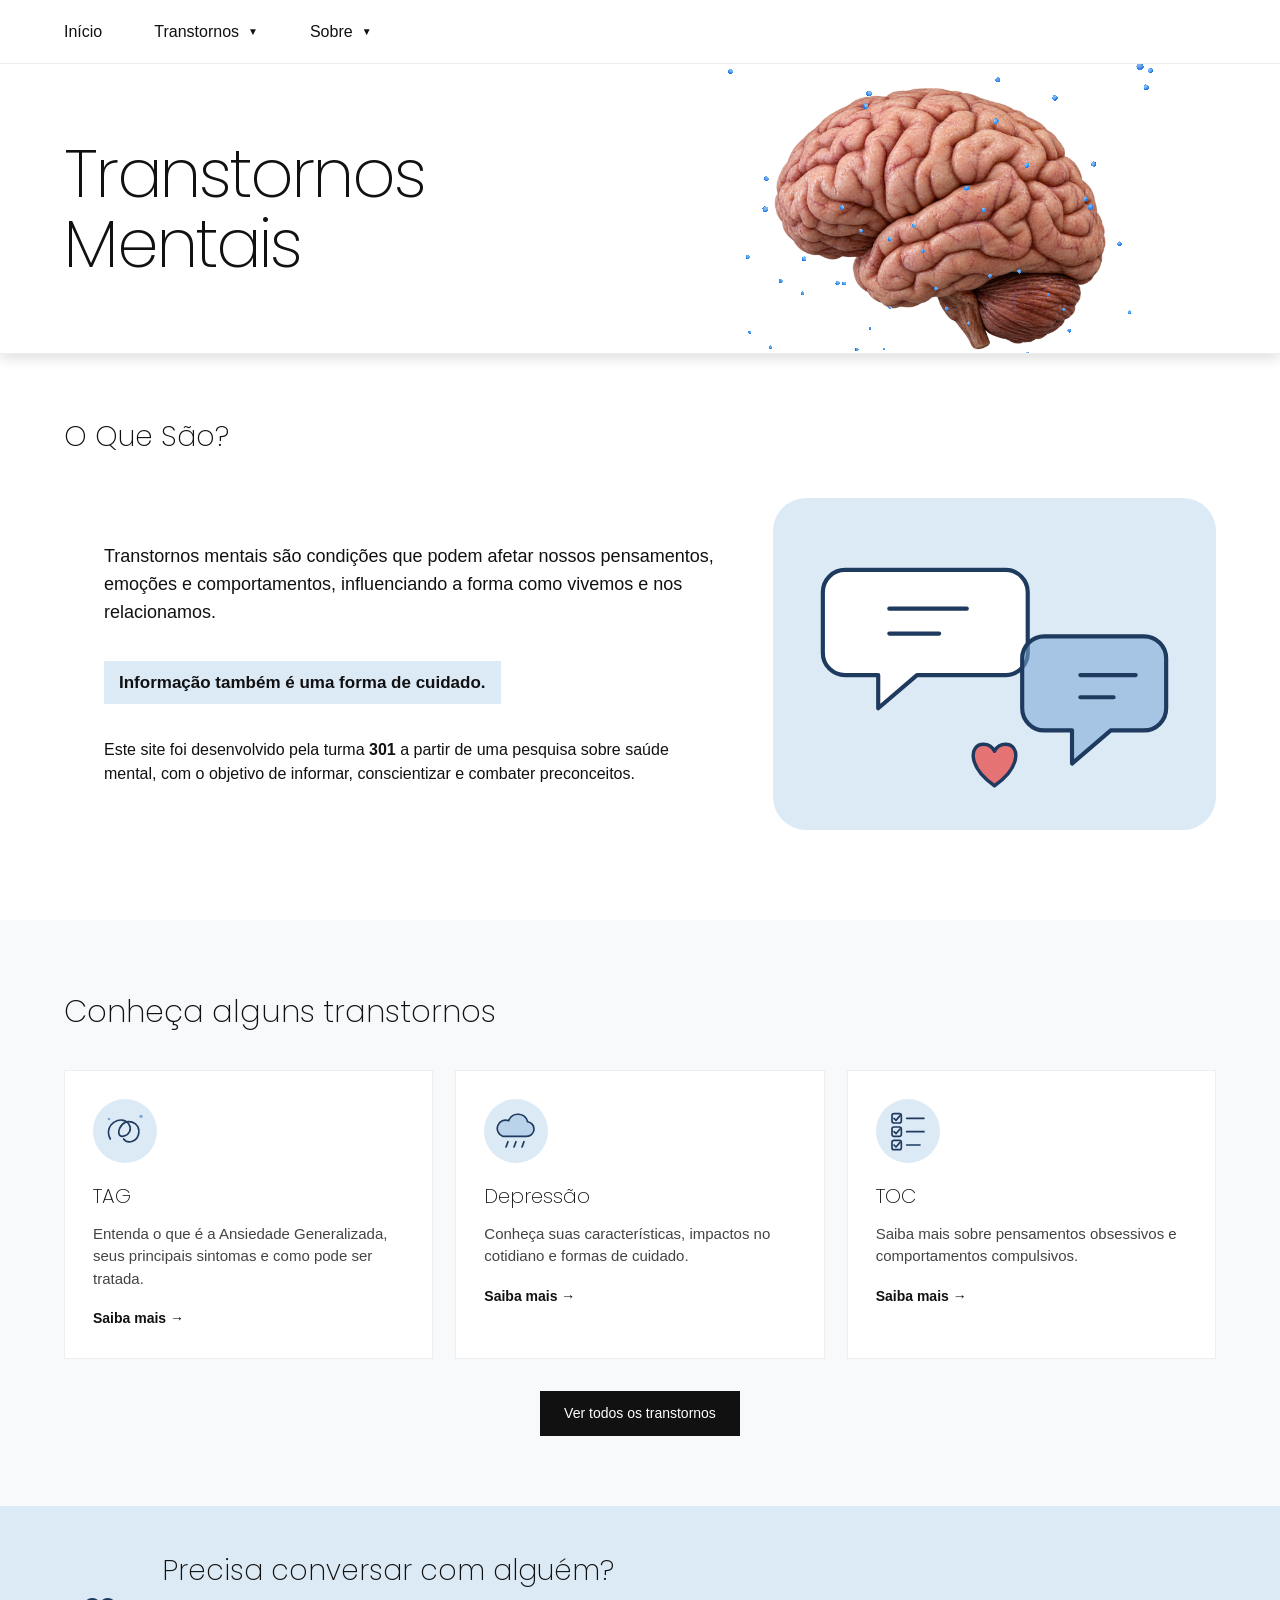
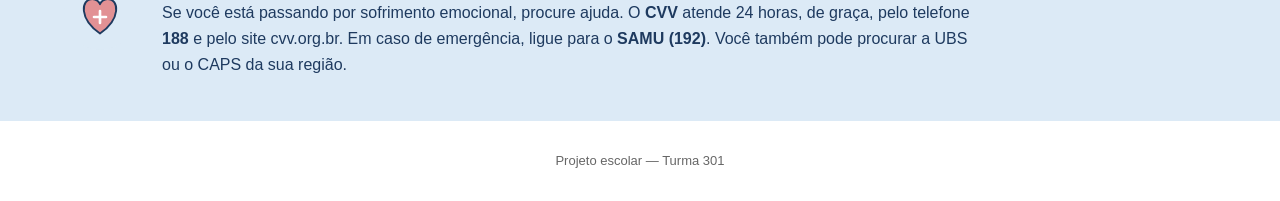
<file: index.html>
<!DOCTYPE html>
<html lang="pt-BR">
<head>
  <meta charset="UTF-8">
  <meta name="viewport" content="width=device-width, initial-scale=1.0">
  <title>Transtornos Mentais</title>

  <link rel="preconnect" href="https://fonts.googleapis.com">
  <link rel="preconnect" href="https://fonts.gstatic.com" crossorigin>
  <link href="https://fonts.googleapis.com/css2?family=Poppins:wght@200&display=swap" rel="stylesheet">
  <link rel="stylesheet" href="style.css">
</head>

<body>

  <header class="site-header">
    <button class="menu-toggle" aria-expanded="false" aria-controls="menu">☰ Menu</button>

    <nav class="main-nav" id="menu">
      <a href="index.html">Início</a>

      <div class="dropdown">
        <button class="dropdown-button" aria-expanded="false">
          Transtornos
          <span class="arrow">▼</span>
        </button>

        <div class="dropdown-menu">
          <a href="transtornos.html">Ver todos os transtornos</a>
          <a href="transtornos.html#tag">TAG</a>
          <a href="transtornos.html#ansiedade-social">Ansiedade Social</a>
          <a href="transtornos.html#depressao">Depressão</a>
          <a href="transtornos.html#toc">TOC</a>
          <a href="transtornos.html#bipolaridade">Transtorno Bipolar</a>
          <a href="transtornos.html#esquizofrenia">Esquizofrenia</a>
          <a href="transtornos.html#tdah">TDAH</a>
          <a href="transtornos.html#tea">TEA</a>
          <a href="transtornos.html#estresse">Estresse Pós-Traumático</a>
          <a href="transtornos.html#panico">Transtorno de Pânico</a>
          <a href="transtornos.html#borderline">Transtorno Borderline</a>
          <a href="transtornos.html#tdi">TDI</a>
        </div>
      </div>

      <div class="dropdown">
        <button class="dropdown-button" aria-expanded="false">
          Sobre
          <span class="arrow">▼</span>
        </button>
        <div class="dropdown-menu">
          <a href="sobre.html#sobrenos">Sobre nós</a>
          <a href="sobre.html#sobreifa">Sobre o IFA</a>
        </div>
      </div>
    </nav>
  </header>

  <main>
    <section class="hero" id="inicio">
      <div class="hero-content">
        <h1>Transtornos<br>Mentais</h1>
      </div>

      <img src="./img/brain.png" alt="" aria-hidden="true" class="brain">
      <img src="./img/Blog-blog.gif" alt="Ilustração realista de um cérebro humano" class="brain">
    </section>

    <section class="section">
      <h2>O Que São?</h2>

      <div class="about-grid">
        <div class="intro">
          <p>
            Transtornos mentais são condições que podem afetar nossos pensamentos,
            emoções e comportamentos, influenciando a forma como vivemos e nos relacionamos.
          </p>

          <div class="highlight">
            Informação também é uma forma de cuidado.
          </div>

          <p class="project">
            Este site foi desenvolvido pela turma <strong>301</strong> a partir de uma
            pesquisa sobre saúde mental, com o objetivo de informar, conscientizar e
            combater preconceitos.
          </p>
        </div>

        <img class="illustration" src="img/apoio.svg" alt="Ilustração de duas pessoas conversando, com um coração">
      </div>
    </section>

    <section class="topics" id="transtornos">
      <div class="topics-inner">
        <h2>Conheça alguns transtornos</h2>

        <div class="cards">
          <article class="card" id="tag">
            <img class="card-icon" src="img/tag.svg" alt="">
            <h3>TAG</h3>
            <p>Entenda o que é a Ansiedade Generalizada, seus principais sintomas e como pode ser tratada.</p>
            <a class="card-link" href="transtornos.html#tag">Saiba mais →</a>
          </article>

          <article class="card" id="depressao">
            <img class="card-icon" src="img/depressao.svg" alt="">
            <h3>Depressão</h3>
            <p>Conheça suas características, impactos no cotidiano e formas de cuidado.</p>
            <a class="card-link" href="transtornos.html#depressao">Saiba mais →</a>
          </article>

          <article class="card" id="toc">
            <img class="card-icon" src="img/toc.svg" alt="">
            <h3>TOC</h3>
            <p>Saiba mais sobre pensamentos obsessivos e comportamentos compulsivos.</p>
            <a class="card-link" href="transtornos.html#toc">Saiba mais →</a>
          </article>
        </div>

        <div class="see-all">
          <a class="button" href="transtornos.html">Ver todos os transtornos</a>
        </div>
      </div>
    </section>

    <section class="help" id="ajuda">
      <div class="help-inner">
        <img class="help-icon" src="img/ajuda.svg" alt="">
        <div>
          <h2>Precisa conversar com alguém?</h2>
          <p>
            Se você está passando por sofrimento emocional, procure ajuda. O <strong>CVV</strong>
            atende 24 horas, de graça, pelo telefone <strong>188</strong> e pelo site cvv.org.br.
            Em caso de emergência, ligue para o <strong>SAMU (192)</strong>. Você também pode
            procurar a UBS ou o CAPS da sua região.
          </p>
        </div>
      </div>
    </section>
  </main>

  <footer>
    Projeto escolar — Turma 301
  </footer>

  <script src="script.js"></script>
</body>
</html>
</file>
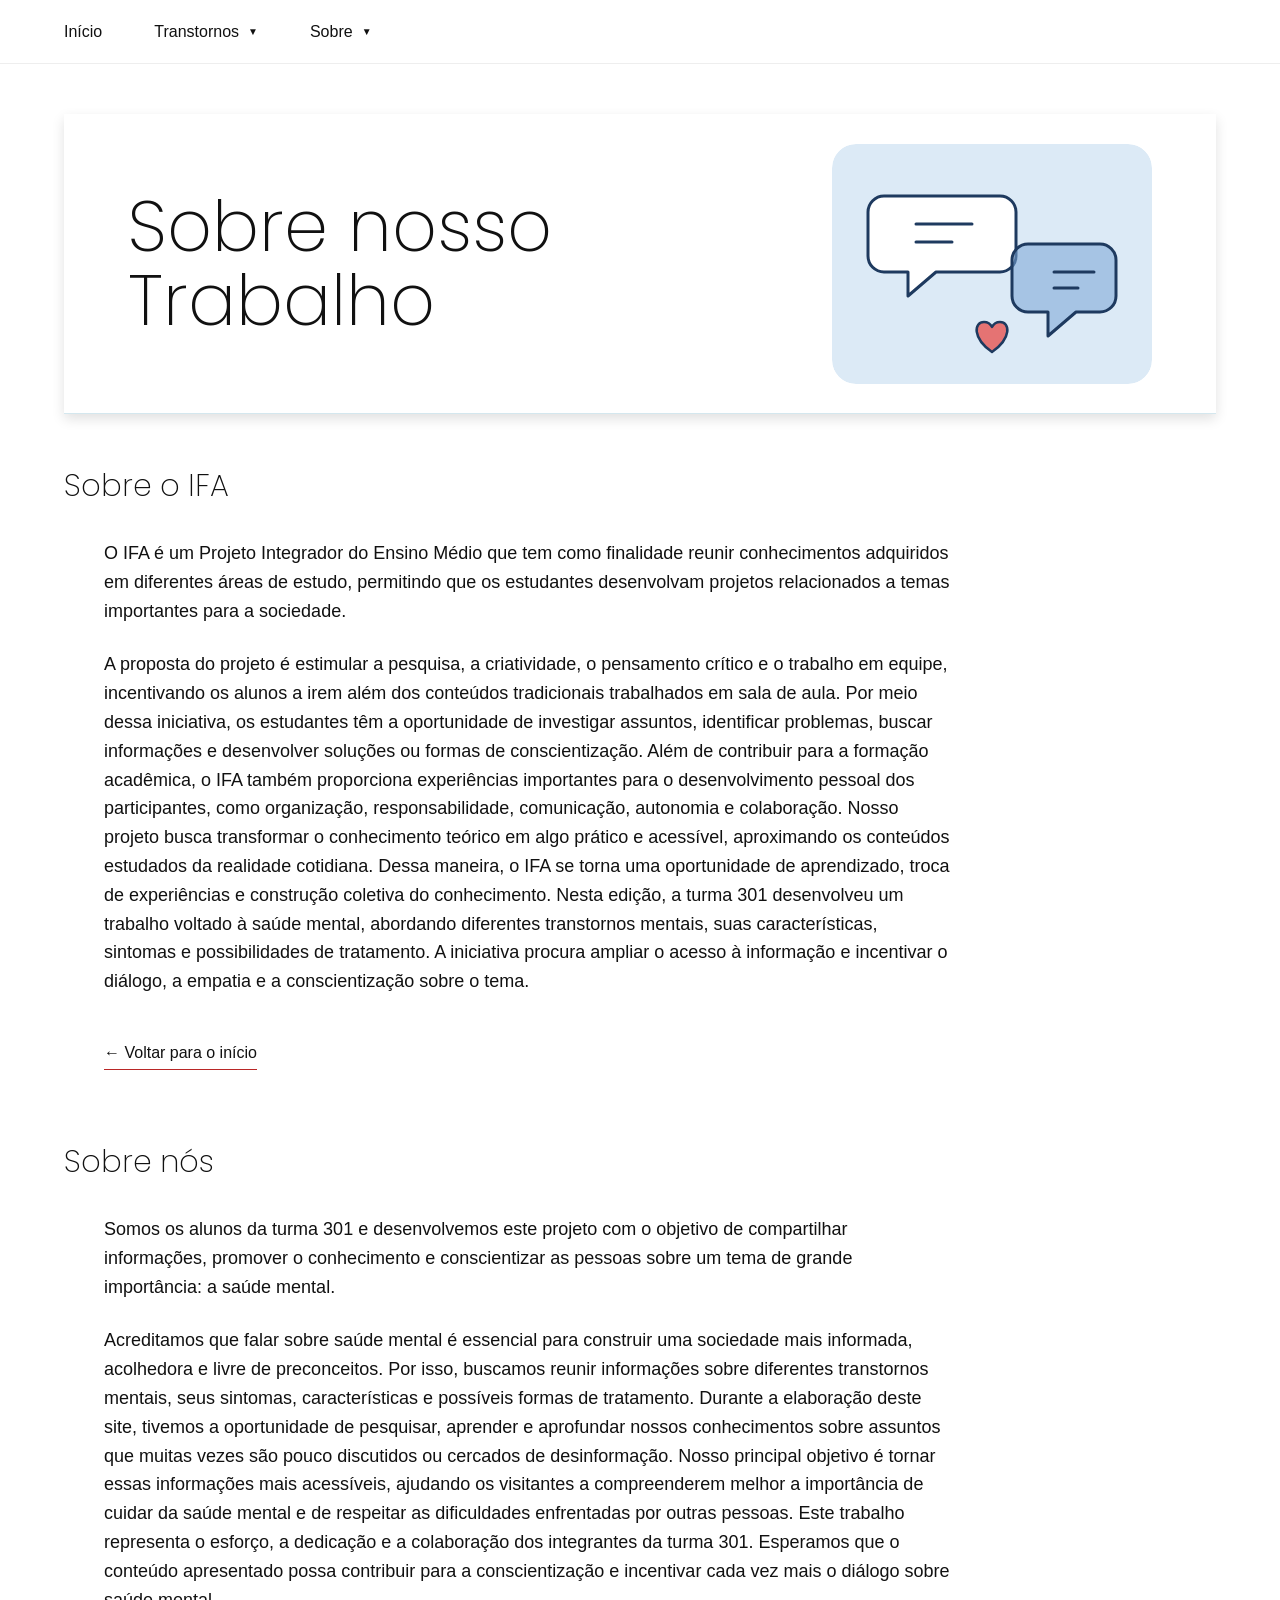
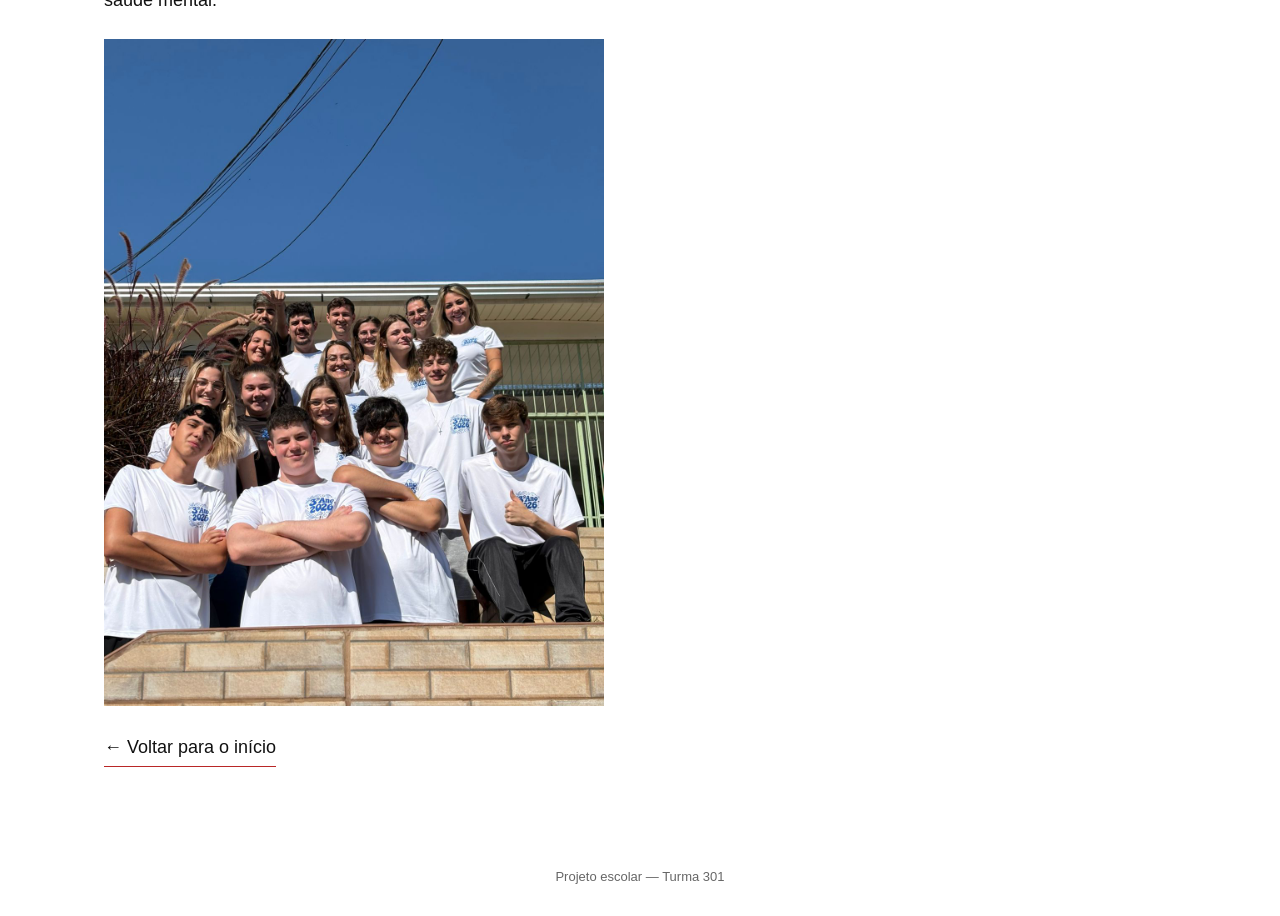
<file: sobre.html>
<!DOCTYPE html>
<html lang="pt-BR">
<head>
  <meta charset="UTF-8">
  <meta name="viewport" content="width=device-width, initial-scale=1.0">
  <title>Sobre — Transtornos Mentais</title>

  <link rel="preconnect" href="https://fonts.googleapis.com">
  <link rel="preconnect" href="https://fonts.gstatic.com" crossorigin>
  <link href="https://fonts.googleapis.com/css2?family=Poppins:wght@200&display=swap" rel="stylesheet">
  <link rel="stylesheet" href="style.css">
</head>

<body>

  <header class="site-header">
    <button class="menu-toggle" aria-expanded="false" aria-controls="menu">☰ Menu</button>

    <nav class="main-nav" id="menu">
      <a href="index.html">Início</a>

      <div class="dropdown">
        <button class="dropdown-button" aria-expanded="false">
          Transtornos
          <span class="arrow">▼</span>
        </button>
        <div class="dropdown-menu">
          <a href="transtornos.html">Ver todos os transtornos</a>
          <a href="transtornos.html#tag">TAG</a>
          <a href="transtornos.html#ansiedade-social">Ansiedade Social</a>
          <a href="transtornos.html#depressao">Depressão</a>
          <a href="transtornos.html#toc">TOC</a>
          <a href="transtornos.html#bipolaridade">Transtorno Bipolar</a>
          <a href="transtornos.html#esquizofrenia">Esquizofrenia</a>
          <a href="transtornos.html#tdah">TDAH</a>
          <a href="transtornos.html#tea">TEA</a>
          <a href="transtornos.html#estresse">Estresse Pós-Traumático</a>
          <a href="transtornos.html#panico">Transtorno de Pânico</a>
          <a href="transtornos.html#borderline">Transtorno Borderline</a>
          <a href="transtornos.html#tdi">TDI</a>
        </div>
      </div>

      <div class="dropdown">
        <button class="dropdown-button" aria-expanded="false">
          Sobre
          <span class="arrow">▼</span>
        </button>
        <div class="dropdown-menu">
          <a href="sobre.html#sobrenos">Sobre nós</a>
          <a href="sobre.html#sobreifa">Sobre o IFA</a>
        </div>
      </div>
    </nav>
  </header>

  <main>
    <section class="sobre-hero">
      <h1>Sobre nosso<br>Trabalho</h1>
      <img class="illustration" src="img/apoio.svg" alt="Ilustração de duas pessoas conversando, com um coração">
    </section>

    <section class="sobre-section" id="sobreifa">
      <h2>Sobre o IFA</h2>

      <div class="sobre-text">
        <p>
          O IFA é um Projeto Integrador do Ensino Médio que tem como finalidade reunir conhecimentos adquiridos em diferentes áreas de estudo, permitindo que os estudantes desenvolvam projetos relacionados a temas importantes para a sociedade.
        </p>

        <p>
          A proposta do projeto é estimular a pesquisa, a criatividade, o pensamento crítico e o trabalho em equipe, incentivando os alunos a irem além dos conteúdos tradicionais trabalhados em sala de aula. Por meio dessa iniciativa, os estudantes têm a oportunidade de investigar assuntos, identificar problemas, buscar informações e desenvolver soluções ou formas de conscientização.
          Além de contribuir para a formação acadêmica, o IFA também proporciona experiências importantes para o desenvolvimento pessoal dos participantes, como organização, responsabilidade, comunicação, autonomia e colaboração.
          Nosso projeto busca transformar o conhecimento teórico em algo prático e acessível, aproximando os conteúdos estudados da realidade cotidiana. Dessa maneira, o IFA se torna uma oportunidade de aprendizado, troca de experiências e construção coletiva do conhecimento.
          Nesta edição, a turma 301 desenvolveu um trabalho voltado à saúde mental, abordando diferentes transtornos mentais, suas características, sintomas e possibilidades de tratamento. A iniciativa procura ampliar o acesso à informação e incentivar o diálogo, a empatia e a conscientização sobre o tema.
        </p>

        <a class="sobre-back" href="index.html">← Voltar para o início</a>
      </div>
    </section>

    <section class="sobre-section" id="sobrenos">
      <h2>Sobre nós</h2>

      <div class="sobre-text">
        <p>
          Somos os alunos da turma 301 e desenvolvemos este projeto com o objetivo de compartilhar informações, promover o conhecimento e conscientizar as pessoas sobre um tema de grande importância: a saúde mental.
        </p>
        <p>
          Acreditamos que falar sobre saúde mental é essencial para construir uma sociedade mais informada, acolhedora e livre de preconceitos. Por isso, buscamos reunir informações sobre diferentes transtornos mentais, seus sintomas, características e possíveis formas de tratamento.
          Durante a elaboração deste site, tivemos a oportunidade de pesquisar, aprender e aprofundar nossos conhecimentos sobre assuntos que muitas vezes são pouco discutidos ou cercados de desinformação.
          Nosso principal objetivo é tornar essas informações mais acessíveis, ajudando os visitantes a compreenderem melhor a importância de cuidar da saúde mental e de respeitar as dificuldades enfrentadas por outras pessoas.
          Este trabalho representa o esforço, a dedicação e a colaboração dos integrantes da turma 301. Esperamos que o conteúdo apresentado possa contribuir para a conscientização e incentivar cada vez mais o diálogo sobre saúde mental.
        </p>
        <img src="./img/turma.jpeg" alt="Foto da turma" width="500">
        <p>
        <a class="sobre-back" href="index.html">← Voltar para o início</a>
      </p>
    </div>
    </section>
  </main>

  <footer>Projeto escolar — Turma 301</footer>

  <script src="script.js"></script>
</body>
</html>
</file>
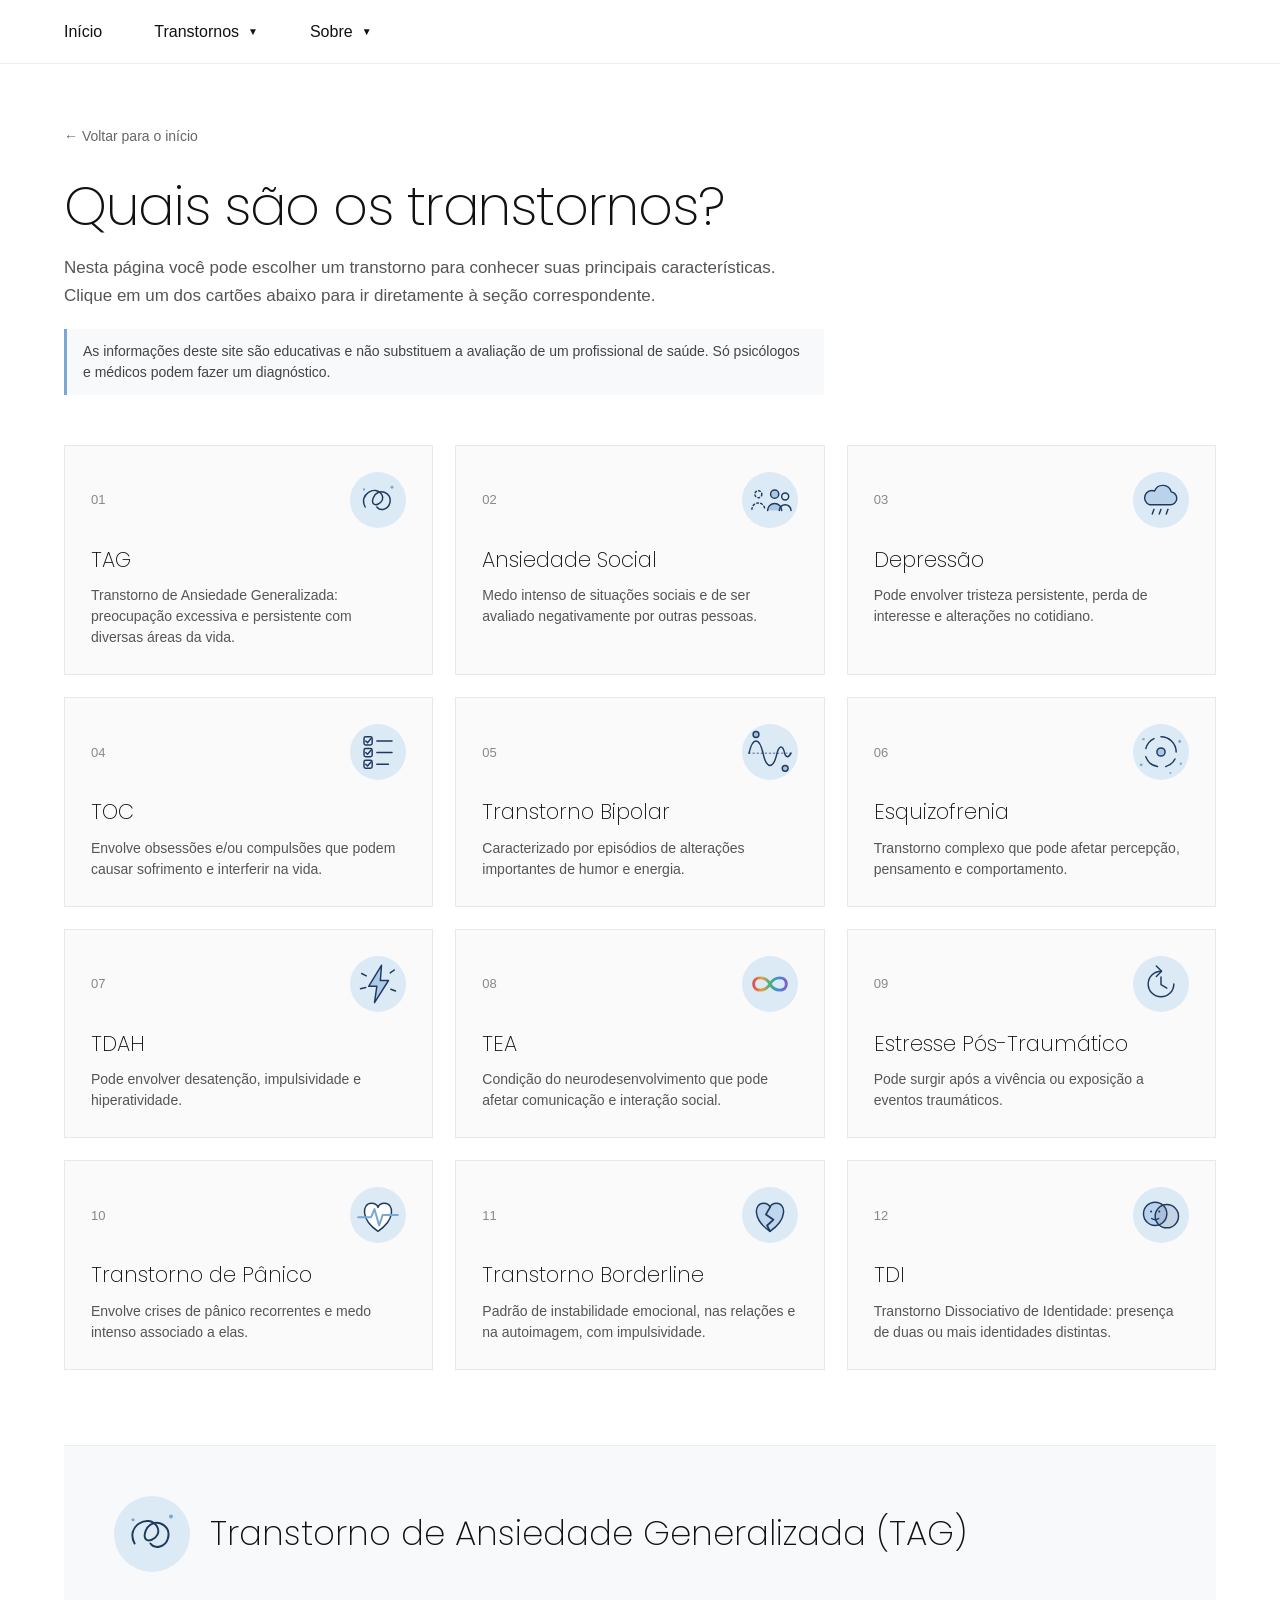
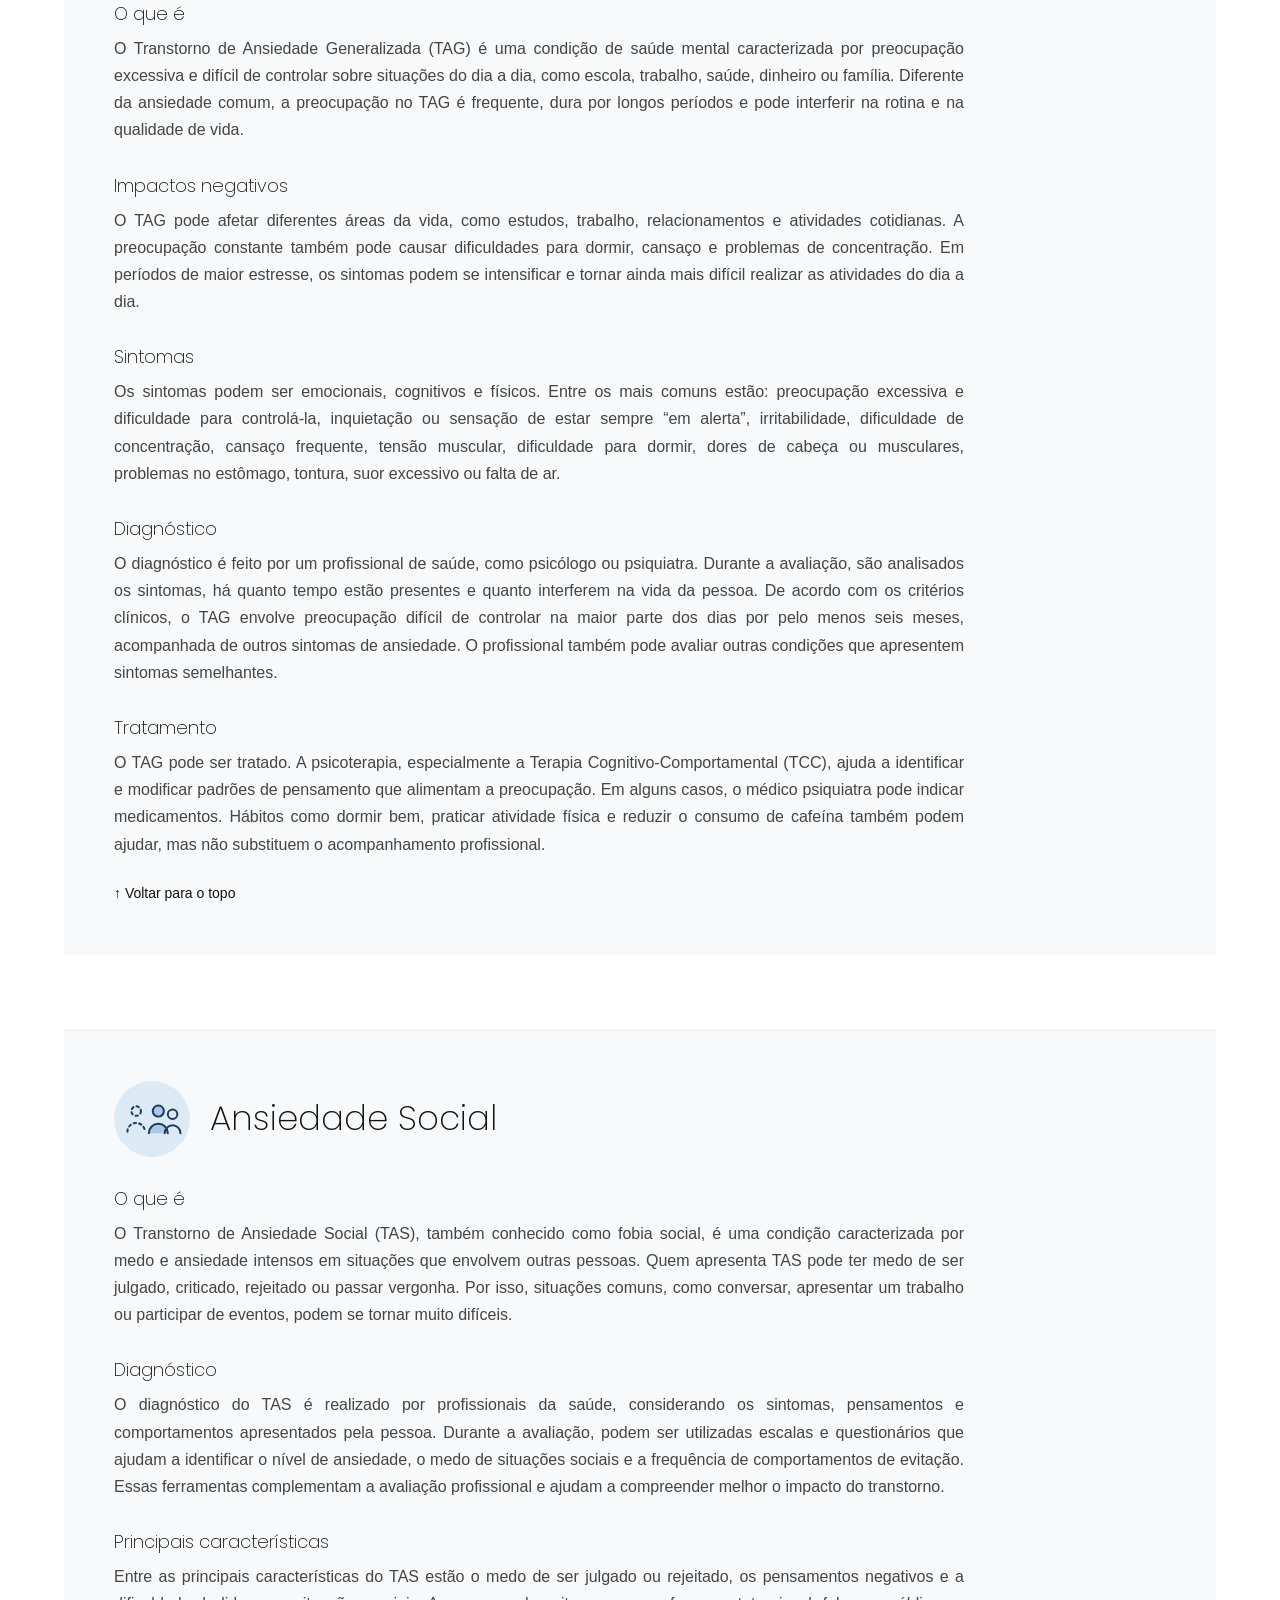
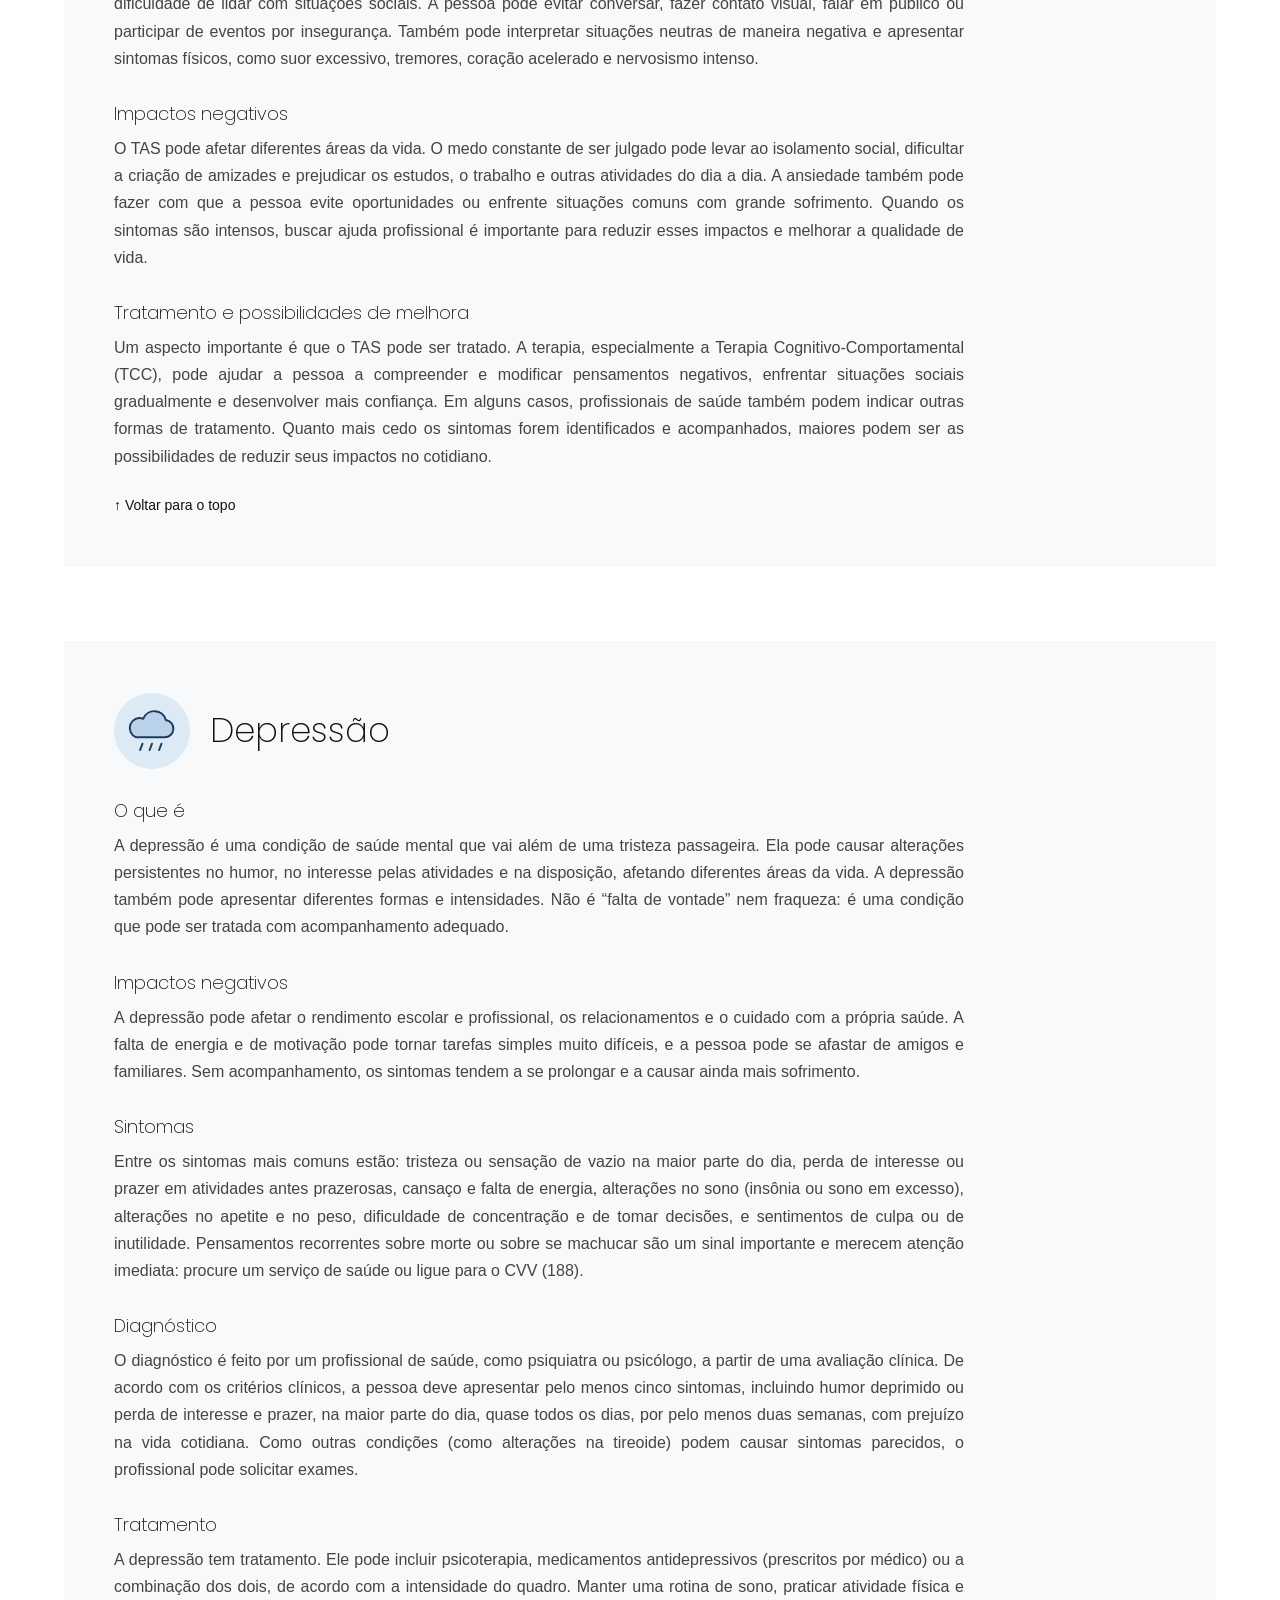
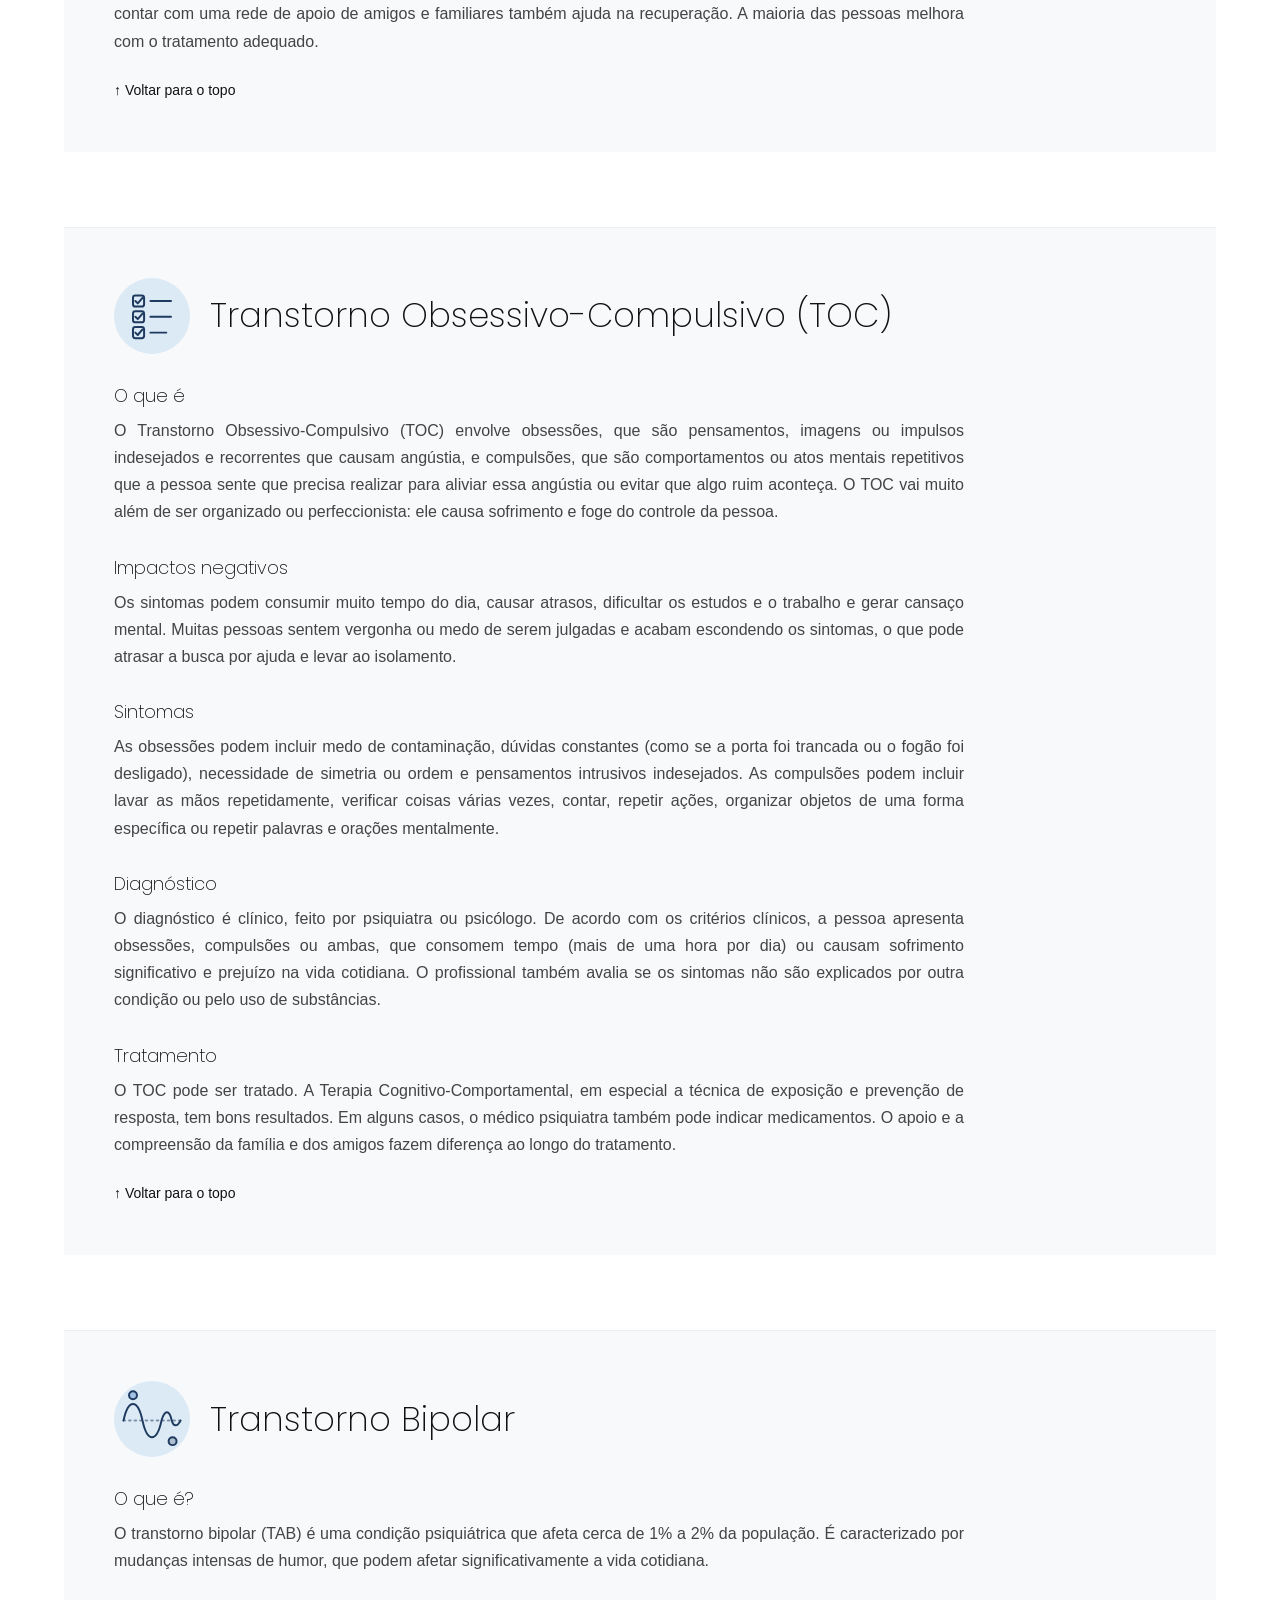
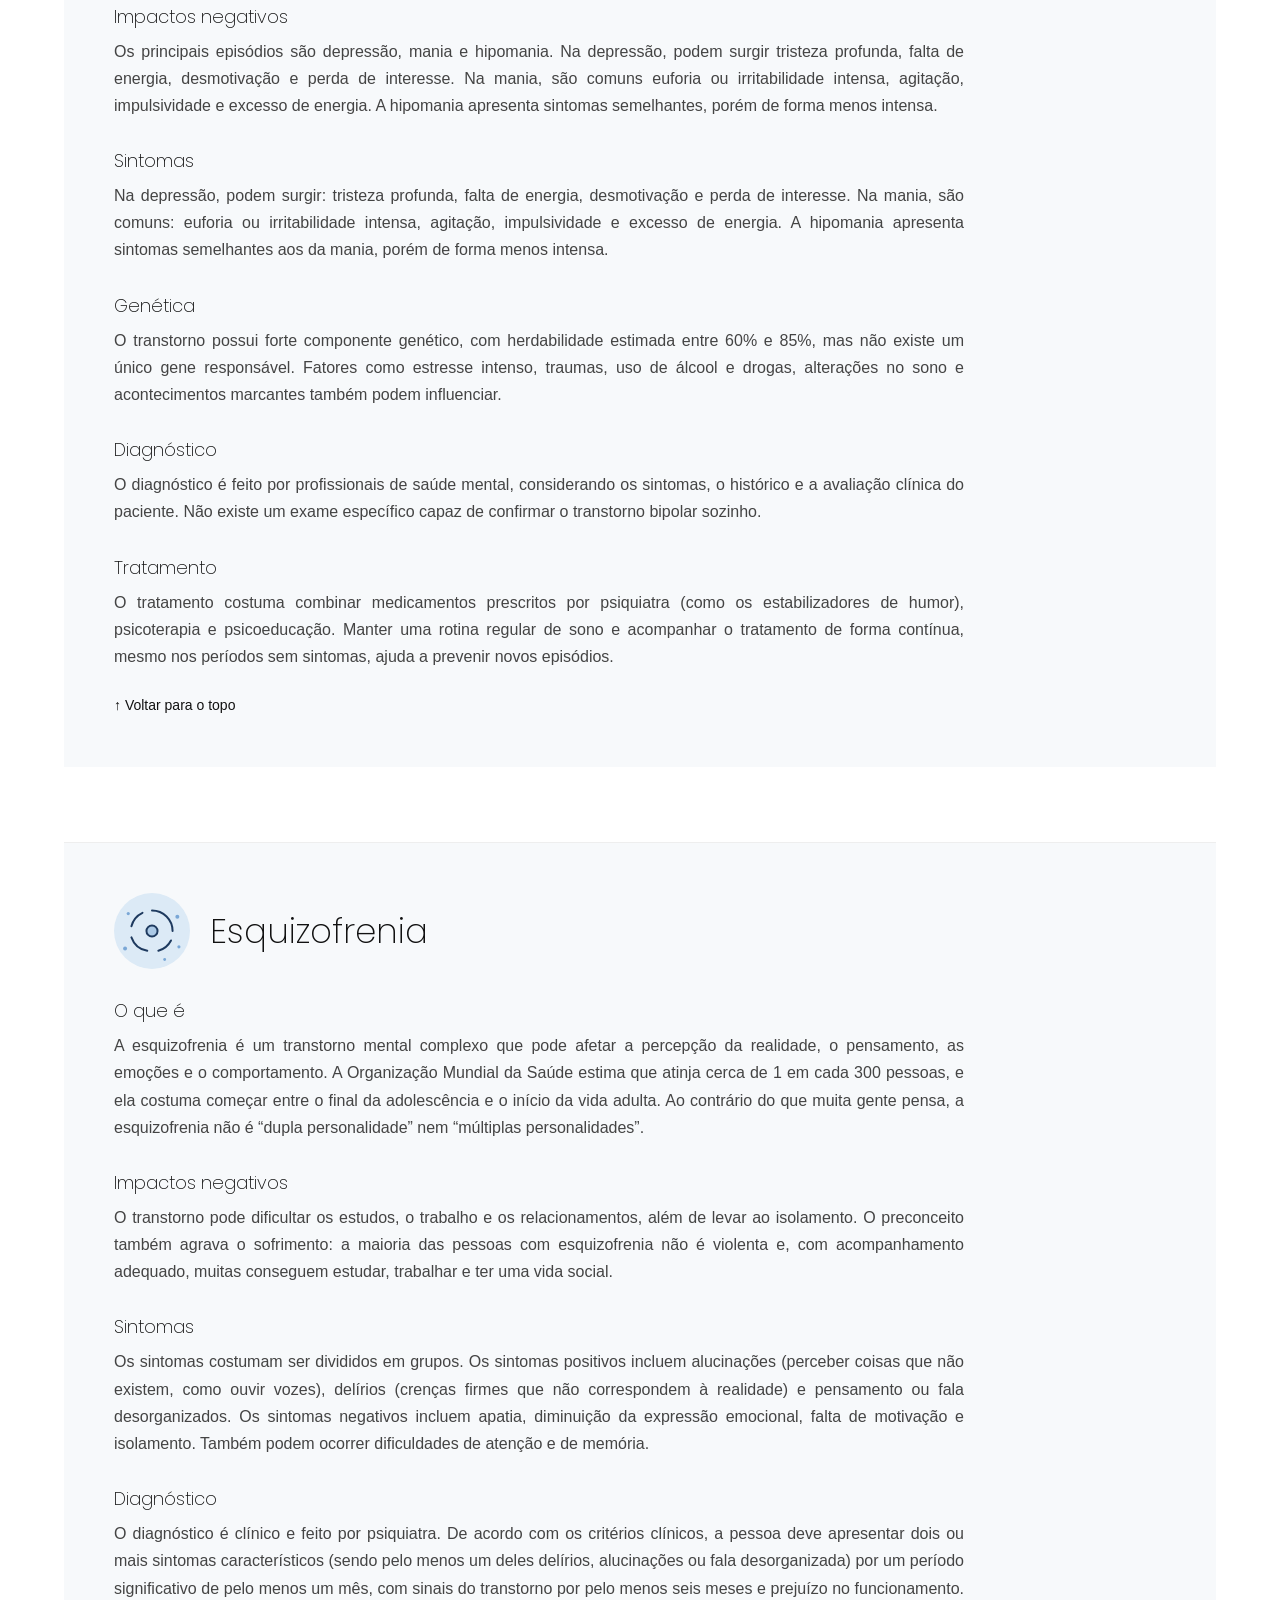
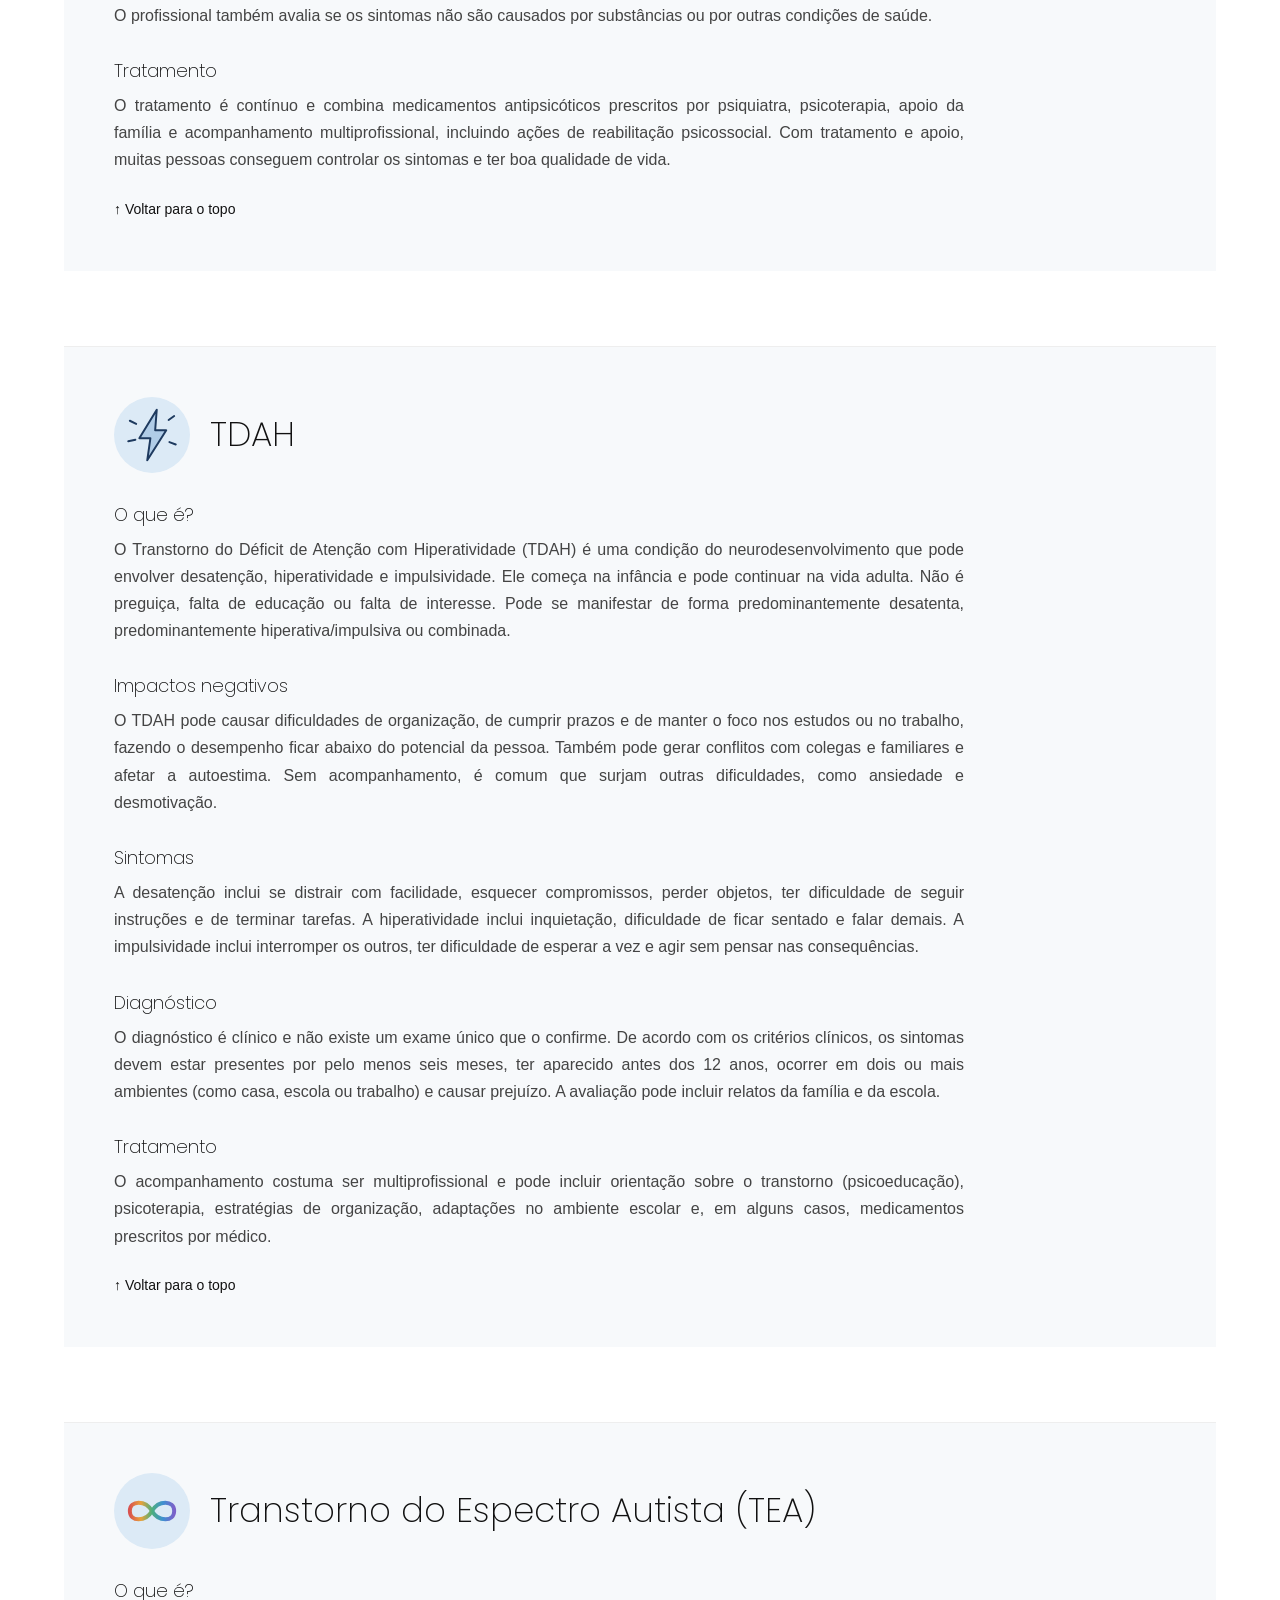
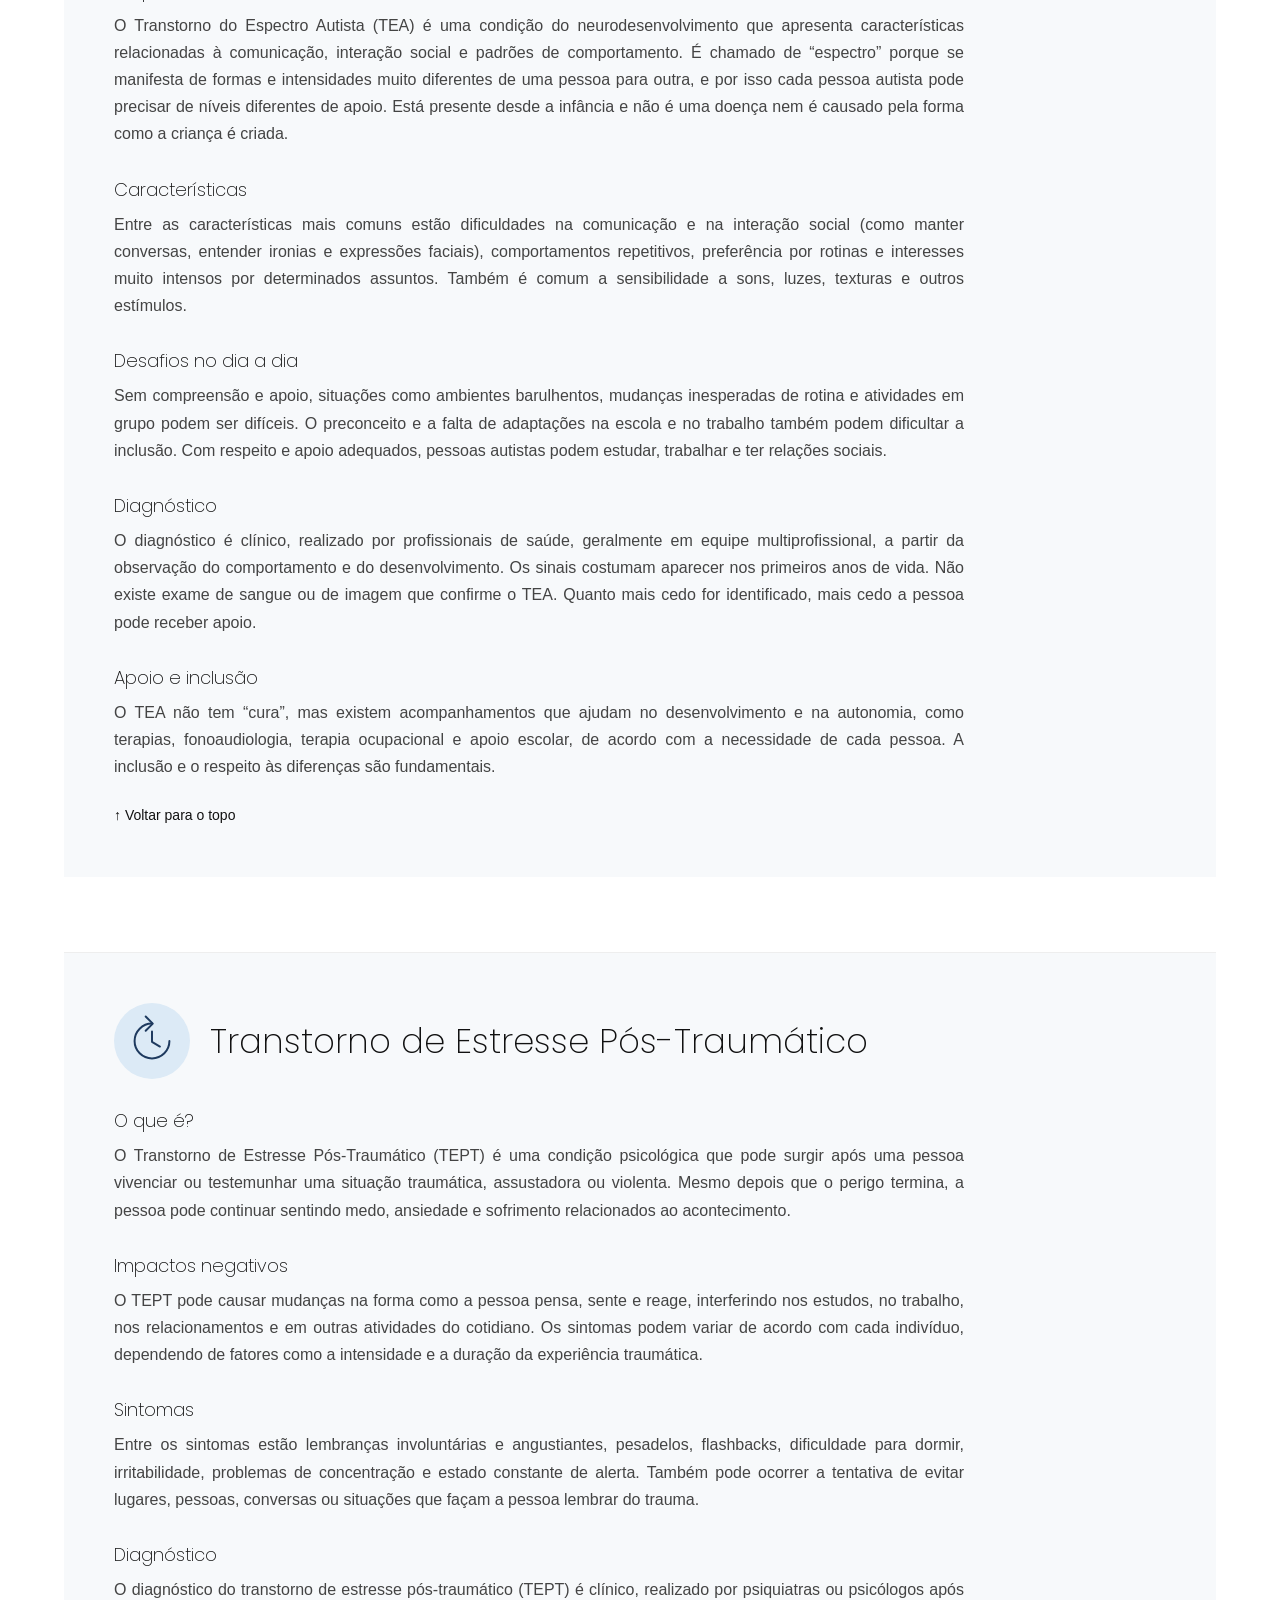
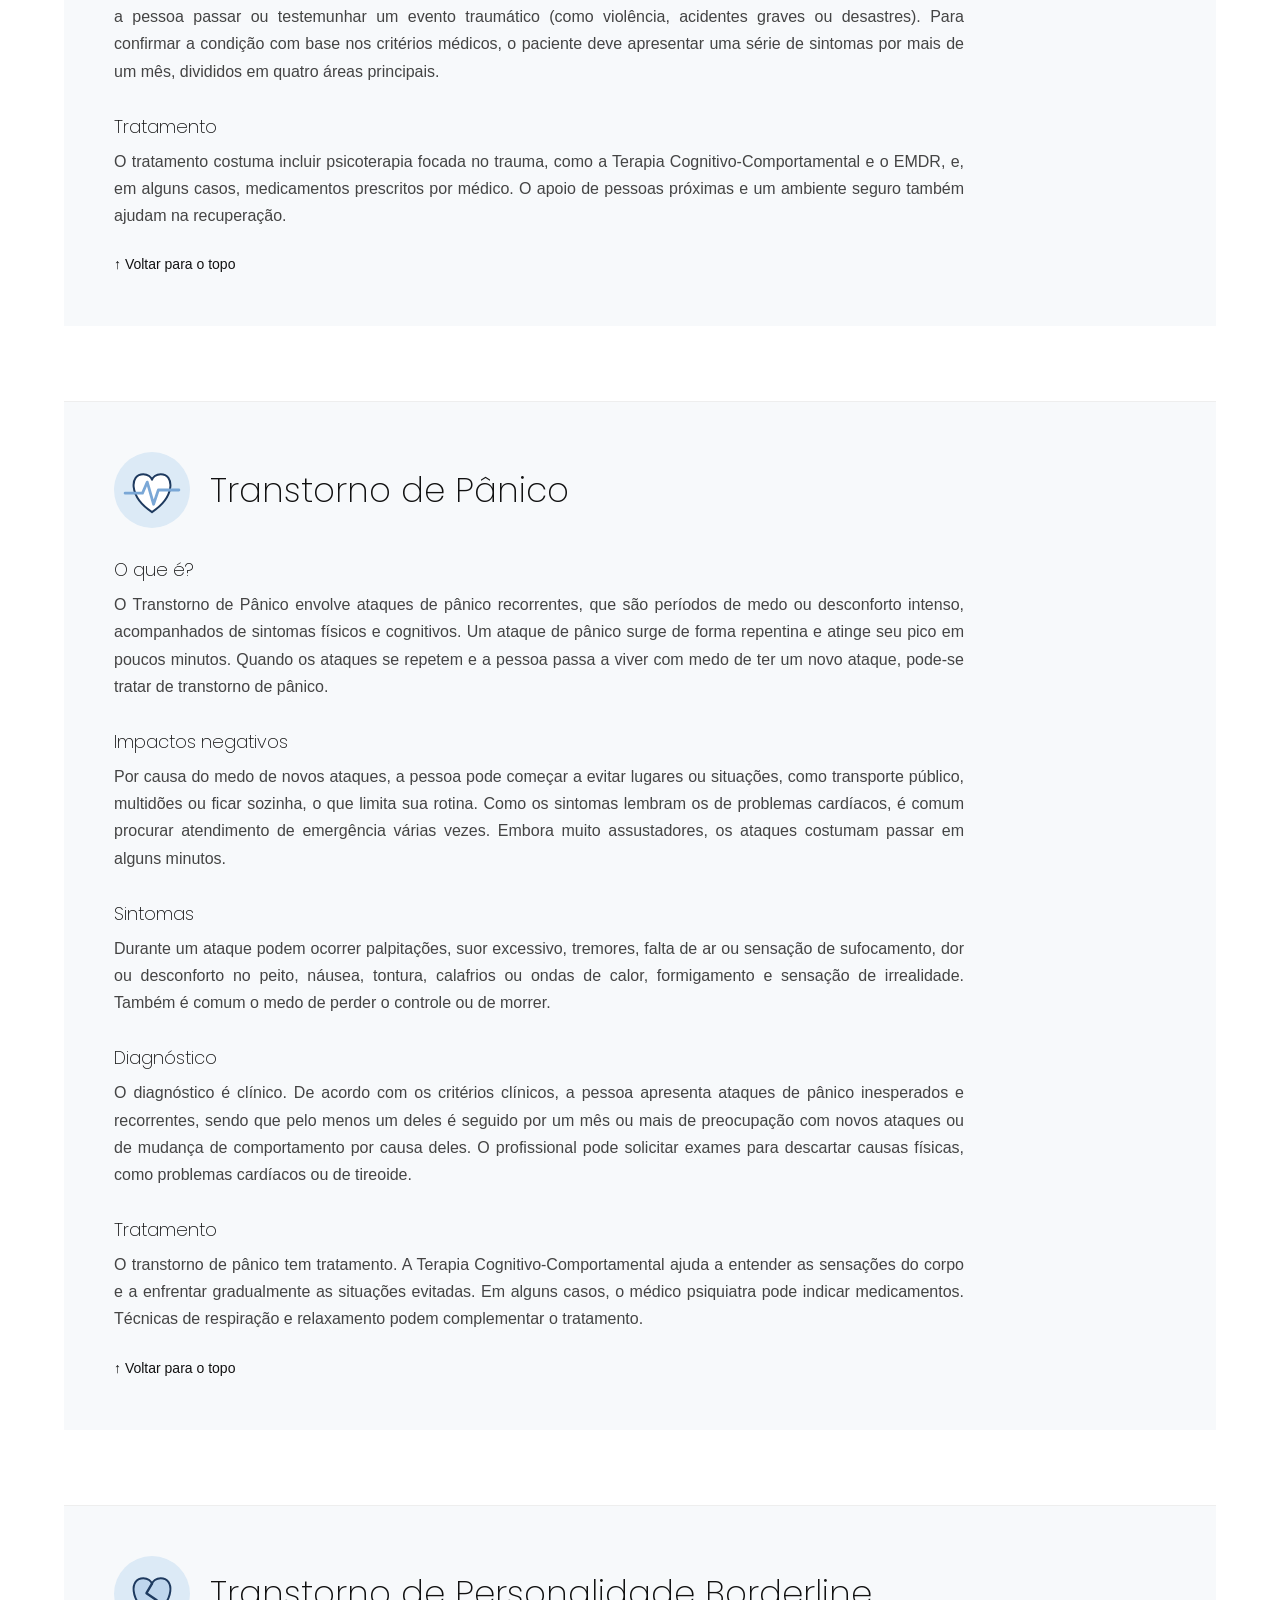
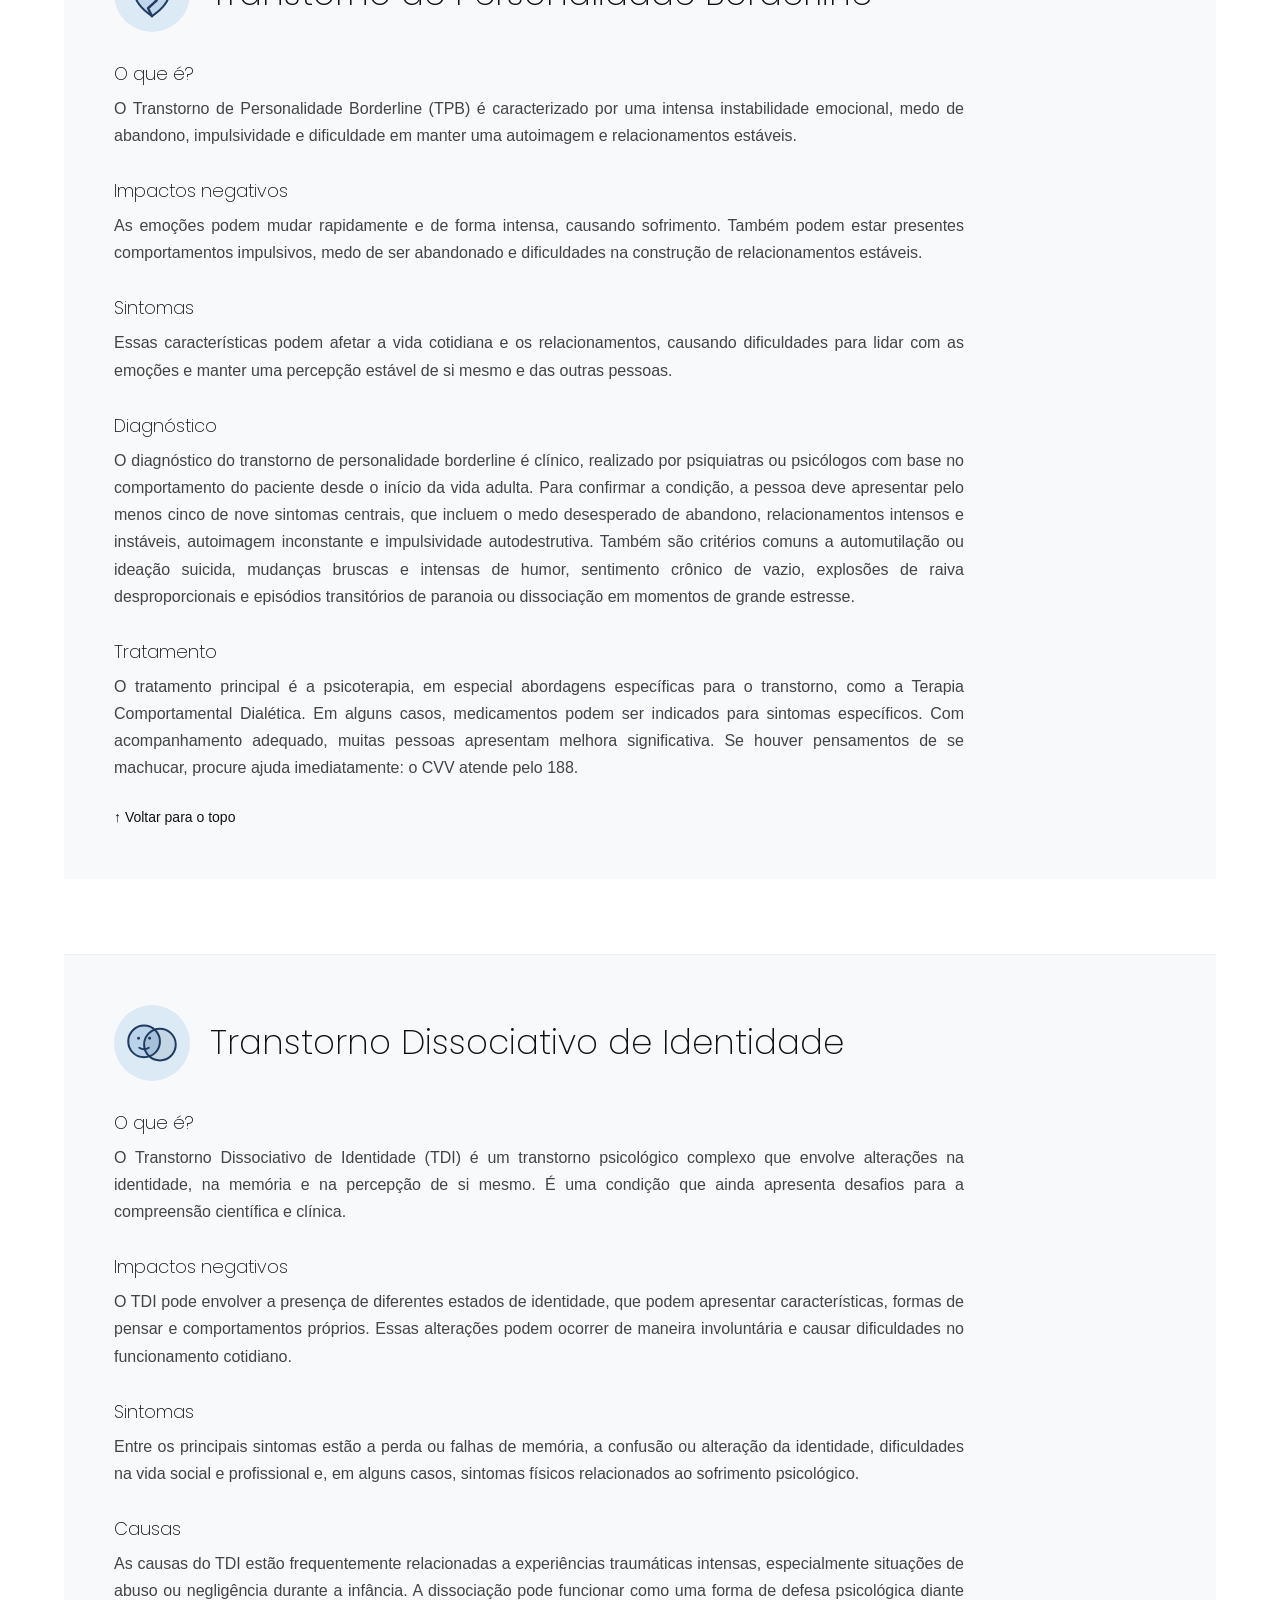
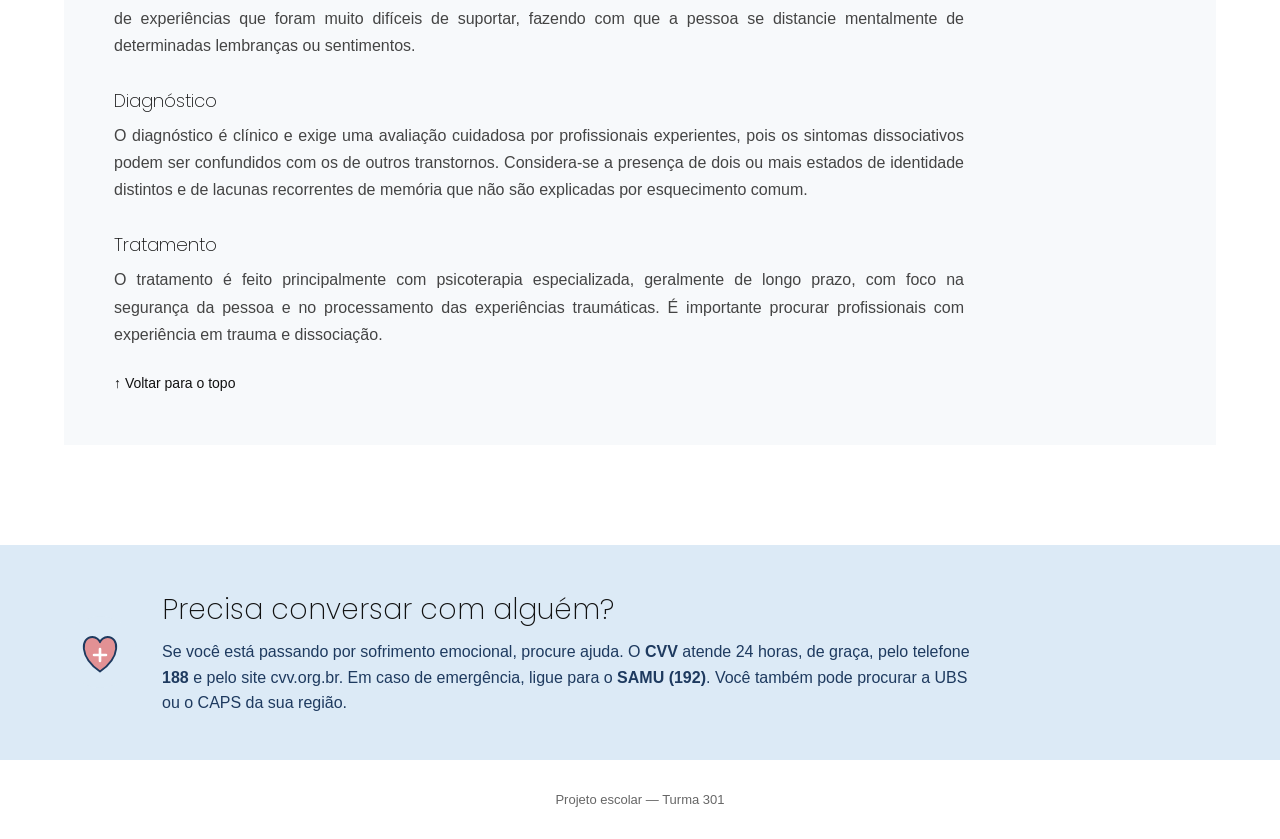
<file: transtornos.html>
<!DOCTYPE html>
<html lang="pt-BR">
<head>
  <meta charset="UTF-8">
  <meta name="viewport" content="width=device-width, initial-scale=1.0">
  <title>Transtornos — Transtornos Mentais</title>

  <link rel="preconnect" href="https://fonts.googleapis.com">
  <link rel="preconnect" href="https://fonts.gstatic.com" crossorigin>
  <link href="https://fonts.googleapis.com/css2?family=Poppins:wght@200&display=swap" rel="stylesheet">
  <link rel="stylesheet" href="style.css">
</head>
<body id="top">
  <header class="site-header">
    <button class="menu-toggle" aria-expanded="false" aria-controls="menu">☰ Menu</button>

    <nav class="main-nav" id="menu">
      <a href="index.html">Início</a>

      <div class="dropdown">
        <button class="dropdown-button" aria-expanded="false">
          Transtornos
          <span class="arrow">▼</span>
        </button>
        <div class="dropdown-menu">
          <a href="transtornos.html">Ver todos os transtornos</a>
          <a href="transtornos.html#tag">TAG</a>
          <a href="transtornos.html#ansiedade-social">Ansiedade Social</a>
          <a href="transtornos.html#depressao">Depressão</a>
          <a href="transtornos.html#toc">TOC</a>
          <a href="transtornos.html#bipolaridade">Transtorno Bipolar</a>
          <a href="transtornos.html#esquizofrenia">Esquizofrenia</a>
          <a href="transtornos.html#tdah">TDAH</a>
          <a href="transtornos.html#tea">TEA</a>
          <a href="transtornos.html#estresse">Estresse Pós-Traumático</a>
          <a href="transtornos.html#panico">Transtorno de Pânico</a>
          <a href="transtornos.html#borderline">Transtorno Borderline</a>
          <a href="transtornos.html#tdi">TDI</a>
        </div>
      </div>

      <div class="dropdown">
        <button class="dropdown-button" aria-expanded="false">
          Sobre
          <span class="arrow">▼</span>
        </button>
        <div class="dropdown-menu">
          <a href="sobre.html#sobrenos">Sobre nós</a>
          <a href="sobre.html#sobreifa">Sobre o IFA</a>
        </div>
      </div>
    </nav>
  </header>

  <main class="page">
    <a class="back" href="index.html">← Voltar para o início</a>
    <h1>Quais são os transtornos?</h1>
    <p class="subtitle">
      Nesta página você pode escolher um transtorno para conhecer suas principais
      características. Clique em um dos cartões abaixo para ir diretamente à seção correspondente.
    </p>
    <p class="notice">
      As informações deste site são educativas e não substituem a avaliação de um profissional de saúde.
      Só psicólogos e médicos podem fazer um diagnóstico.
    </p>

    <div class="grid">
      <a class="card" href="#tag">
        <div class="card-top"><span class="number">01</span><img class="card-icon" src="img/tag.svg" alt=""></div>
        <h2>TAG</h2>
        <p>Transtorno de Ansiedade Generalizada: preocupação excessiva e persistente com diversas áreas da vida.</p>
      </a>
      <a class="card" href="#ansiedade-social">
        <div class="card-top"><span class="number">02</span><img class="card-icon" src="img/ansiedade-social.svg" alt=""></div>
        <h2>Ansiedade Social</h2>
        <p>Medo intenso de situações sociais e de ser avaliado negativamente por outras pessoas.</p>
      </a>
      <a class="card" href="#depressao">
        <div class="card-top"><span class="number">03</span><img class="card-icon" src="img/depressao.svg" alt=""></div>
        <h2>Depressão</h2>
        <p>Pode envolver tristeza persistente, perda de interesse e alterações no cotidiano.</p>
      </a>
      <a class="card" href="#toc">
        <div class="card-top"><span class="number">04</span><img class="card-icon" src="img/toc.svg" alt=""></div>
        <h2>TOC</h2>
        <p>Envolve obsessões e/ou compulsões que podem causar sofrimento e interferir na vida.</p>
      </a>
      <a class="card" href="#bipolaridade">
        <div class="card-top"><span class="number">05</span><img class="card-icon" src="img/bipolaridade.svg" alt=""></div>
        <h2>Transtorno Bipolar</h2>
        <p>Caracterizado por episódios de alterações importantes de humor e energia.</p>
      </a>
      <a class="card" href="#esquizofrenia">
        <div class="card-top"><span class="number">06</span><img class="card-icon" src="img/esquizofrenia.svg" alt=""></div>
        <h2>Esquizofrenia</h2>
        <p>Transtorno complexo que pode afetar percepção, pensamento e comportamento.</p>
      </a>
      <a class="card" href="#tdah">
        <div class="card-top"><span class="number">07</span><img class="card-icon" src="img/tdah.svg" alt=""></div>
        <h2>TDAH</h2>
        <p>Pode envolver desatenção, impulsividade e hiperatividade.</p>
      </a>
      <a class="card" href="#tea">
        <div class="card-top"><span class="number">08</span><img class="card-icon" src="img/tea.svg" alt=""></div>
        <h2>TEA</h2>
        <p>Condição do neurodesenvolvimento que pode afetar comunicação e interação social.</p>
      </a>
      <a class="card" href="#estresse">
        <div class="card-top"><span class="number">09</span><img class="card-icon" src="img/estresse.svg" alt=""></div>
        <h2>Estresse Pós-Traumático</h2>
        <p>Pode surgir após a vivência ou exposição a eventos traumáticos.</p>
      </a>
      <a class="card" href="#panico">
        <div class="card-top"><span class="number">10</span><img class="card-icon" src="img/panico.svg" alt=""></div>
        <h2>Transtorno de Pânico</h2>
        <p>Envolve crises de pânico recorrentes e medo intenso associado a elas.</p>
      </a>
      <a class="card" href="#borderline">
        <div class="card-top"><span class="number">11</span><img class="card-icon" src="img/borderline.svg" alt=""></div>
        <h2>Transtorno Borderline</h2>
        <p>Padrão de instabilidade emocional, nas relações e na autoimagem, com impulsividade.</p>
      </a>
      <a class="card" href="#tdi">
        <div class="card-top"><span class="number">12</span><img class="card-icon" src="img/tdi.svg" alt=""></div>
        <h2>TDI</h2>
        <p>Transtorno Dissociativo de Identidade: presença de duas ou mais identidades distintas.</p>
      </a>
    </div>

    <section class="detail" id="tag">
      <div class="detail-head">
        <img class="detail-icon" src="img/tag.svg" alt="">
        <h2>Transtorno de Ansiedade Generalizada (TAG)</h2>
      </div>
      <h3>O que é</h3>
      <p>O Transtorno de Ansiedade Generalizada (TAG) é uma condição de saúde mental caracterizada por preocupação excessiva e difícil de controlar sobre situações do dia a dia, como escola, trabalho, saúde, dinheiro ou família. Diferente da ansiedade comum, a preocupação no TAG é frequente, dura por longos períodos e pode interferir na rotina e na qualidade de vida.</p>
      <h3>Impactos negativos</h3>
      <p>O TAG pode afetar diferentes áreas da vida, como estudos, trabalho, relacionamentos e atividades cotidianas. A preocupação constante também pode causar dificuldades para dormir, cansaço e problemas de concentração. Em períodos de maior estresse, os sintomas podem se intensificar e tornar ainda mais difícil realizar as atividades do dia a dia.</p>
      <h3>Sintomas</h3>
      <p>Os sintomas podem ser emocionais, cognitivos e físicos. Entre os mais comuns estão: preocupação excessiva e dificuldade para controlá-la, inquietação ou sensação de estar sempre “em alerta”, irritabilidade, dificuldade de concentração, cansaço frequente, tensão muscular, dificuldade para dormir, dores de cabeça ou musculares, problemas no estômago, tontura, suor excessivo ou falta de ar.</p>
      <h3>Diagnóstico</h3>
      <p>O diagnóstico é feito por um profissional de saúde, como psicólogo ou psiquiatra. Durante a avaliação, são analisados os sintomas, há quanto tempo estão presentes e quanto interferem na vida da pessoa. De acordo com os critérios clínicos, o TAG envolve preocupação difícil de controlar na maior parte dos dias por pelo menos seis meses, acompanhada de outros sintomas de ansiedade. O profissional também pode avaliar outras condições que apresentem sintomas semelhantes.</p>
      <h3>Tratamento</h3>
      <p>O TAG pode ser tratado. A psicoterapia, especialmente a Terapia Cognitivo-Comportamental (TCC), ajuda a identificar e modificar padrões de pensamento que alimentam a preocupação. Em alguns casos, o médico psiquiatra pode indicar medicamentos. Hábitos como dormir bem, praticar atividade física e reduzir o consumo de cafeína também podem ajudar, mas não substituem o acompanhamento profissional.</p>
      <a class="top" href="#top">↑ Voltar para o topo</a>
    </section>

    <section class="detail" id="ansiedade-social">
      <div class="detail-head">
        <img class="detail-icon" src="img/ansiedade-social.svg" alt="">
        <h2>Ansiedade Social</h2>
      </div>
      <h3>O que é</h3>
      <p>O Transtorno de Ansiedade Social (TAS), também conhecido como fobia social, é uma condição caracterizada por medo e ansiedade intensos em situações que envolvem outras pessoas. Quem apresenta TAS pode ter medo de ser julgado, criticado, rejeitado ou passar vergonha. Por isso, situações comuns, como conversar, apresentar um trabalho ou participar de eventos, podem se tornar muito difíceis.</p>
      <h3>Diagnóstico</h3>
      <p>O diagnóstico do TAS é realizado por profissionais da saúde, considerando os sintomas, pensamentos e comportamentos apresentados pela pessoa. Durante a avaliação, podem ser utilizadas escalas e questionários que ajudam a identificar o nível de ansiedade, o medo de situações sociais e a frequência de comportamentos de evitação. Essas ferramentas complementam a avaliação profissional e ajudam a compreender melhor o impacto do transtorno.</p>
      <h3>Principais características</h3>
      <p>Entre as principais características do TAS estão o medo de ser julgado ou rejeitado, os pensamentos negativos e a dificuldade de lidar com situações sociais. A pessoa pode evitar conversar, fazer contato visual, falar em público ou participar de eventos por insegurança. Também pode interpretar situações neutras de maneira negativa e apresentar sintomas físicos, como suor excessivo, tremores, coração acelerado e nervosismo intenso.</p>
      <h3>Impactos negativos</h3>
      <p>O TAS pode afetar diferentes áreas da vida. O medo constante de ser julgado pode levar ao isolamento social, dificultar a criação de amizades e prejudicar os estudos, o trabalho e outras atividades do dia a dia. A ansiedade também pode fazer com que a pessoa evite oportunidades ou enfrente situações comuns com grande sofrimento. Quando os sintomas são intensos, buscar ajuda profissional é importante para reduzir esses impactos e melhorar a qualidade de vida.</p>
      <h3>Tratamento e possibilidades de melhora</h3>
      <p>Um aspecto importante é que o TAS pode ser tratado. A terapia, especialmente a Terapia Cognitivo-Comportamental (TCC), pode ajudar a pessoa a compreender e modificar pensamentos negativos, enfrentar situações sociais gradualmente e desenvolver mais confiança. Em alguns casos, profissionais de saúde também podem indicar outras formas de tratamento. Quanto mais cedo os sintomas forem identificados e acompanhados, maiores podem ser as possibilidades de reduzir seus impactos no cotidiano.</p>
      <a class="top" href="#top">↑ Voltar para o topo</a>
    </section>

    <section class="detail" id="depressao">
      <div class="detail-head">
        <img class="detail-icon" src="img/depressao.svg" alt="">
        <h2>Depressão</h2>
      </div>
      <h3>O que é</h3>
      <p>A depressão é uma condição de saúde mental que vai além de uma tristeza passageira. Ela pode causar alterações persistentes no humor, no interesse pelas atividades e na disposição, afetando diferentes áreas da vida. A depressão também pode apresentar diferentes formas e intensidades. Não é “falta de vontade” nem fraqueza: é uma condição que pode ser tratada com acompanhamento adequado.</p>
      <h3>Impactos negativos</h3>
      <p>A depressão pode afetar o rendimento escolar e profissional, os relacionamentos e o cuidado com a própria saúde. A falta de energia e de motivação pode tornar tarefas simples muito difíceis, e a pessoa pode se afastar de amigos e familiares. Sem acompanhamento, os sintomas tendem a se prolongar e a causar ainda mais sofrimento.</p>
      <h3>Sintomas</h3>
      <p>Entre os sintomas mais comuns estão: tristeza ou sensação de vazio na maior parte do dia, perda de interesse ou prazer em atividades antes prazerosas, cansaço e falta de energia, alterações no sono (insônia ou sono em excesso), alterações no apetite e no peso, dificuldade de concentração e de tomar decisões, e sentimentos de culpa ou de inutilidade. Pensamentos recorrentes sobre morte ou sobre se machucar são um sinal importante e merecem atenção imediata: procure um serviço de saúde ou ligue para o CVV (188).</p>
      <h3>Diagnóstico</h3>
      <p>O diagnóstico é feito por um profissional de saúde, como psiquiatra ou psicólogo, a partir de uma avaliação clínica. De acordo com os critérios clínicos, a pessoa deve apresentar pelo menos cinco sintomas, incluindo humor deprimido ou perda de interesse e prazer, na maior parte do dia, quase todos os dias, por pelo menos duas semanas, com prejuízo na vida cotidiana. Como outras condições (como alterações na tireoide) podem causar sintomas parecidos, o profissional pode solicitar exames.</p>
      <h3>Tratamento</h3>
      <p>A depressão tem tratamento. Ele pode incluir psicoterapia, medicamentos antidepressivos (prescritos por médico) ou a combinação dos dois, de acordo com a intensidade do quadro. Manter uma rotina de sono, praticar atividade física e contar com uma rede de apoio de amigos e familiares também ajuda na recuperação. A maioria das pessoas melhora com o tratamento adequado.</p>
      <a class="top" href="#top">↑ Voltar para o topo</a>
    </section>

    <section class="detail" id="toc">
      <div class="detail-head">
        <img class="detail-icon" src="img/toc.svg" alt="">
        <h2>Transtorno Obsessivo-Compulsivo (TOC)</h2>
      </div>
      <h3>O que é</h3>
      <p>O Transtorno Obsessivo-Compulsivo (TOC) envolve obsessões, que são pensamentos, imagens ou impulsos indesejados e recorrentes que causam angústia, e compulsões, que são comportamentos ou atos mentais repetitivos que a pessoa sente que precisa realizar para aliviar essa angústia ou evitar que algo ruim aconteça. O TOC vai muito além de ser organizado ou perfeccionista: ele causa sofrimento e foge do controle da pessoa.</p>
      <h3>Impactos negativos</h3>
      <p>Os sintomas podem consumir muito tempo do dia, causar atrasos, dificultar os estudos e o trabalho e gerar cansaço mental. Muitas pessoas sentem vergonha ou medo de serem julgadas e acabam escondendo os sintomas, o que pode atrasar a busca por ajuda e levar ao isolamento.</p>
      <h3>Sintomas</h3>
      <p>As obsessões podem incluir medo de contaminação, dúvidas constantes (como se a porta foi trancada ou o fogão foi desligado), necessidade de simetria ou ordem e pensamentos intrusivos indesejados. As compulsões podem incluir lavar as mãos repetidamente, verificar coisas várias vezes, contar, repetir ações, organizar objetos de uma forma específica ou repetir palavras e orações mentalmente.</p>
      <h3>Diagnóstico</h3>
      <p>O diagnóstico é clínico, feito por psiquiatra ou psicólogo. De acordo com os critérios clínicos, a pessoa apresenta obsessões, compulsões ou ambas, que consomem tempo (mais de uma hora por dia) ou causam sofrimento significativo e prejuízo na vida cotidiana. O profissional também avalia se os sintomas não são explicados por outra condição ou pelo uso de substâncias.</p>
      <h3>Tratamento</h3>
      <p>O TOC pode ser tratado. A Terapia Cognitivo-Comportamental, em especial a técnica de exposição e prevenção de resposta, tem bons resultados. Em alguns casos, o médico psiquiatra também pode indicar medicamentos. O apoio e a compreensão da família e dos amigos fazem diferença ao longo do tratamento.</p>
      <a class="top" href="#top">↑ Voltar para o topo</a>
    </section>

    <section class="detail" id="bipolaridade">
      <div class="detail-head">
        <img class="detail-icon" src="img/bipolaridade.svg" alt="">
        <h2>Transtorno Bipolar</h2>
      </div>
      <h3>O que é?</h3>
      <p>O transtorno bipolar (TAB) é uma condição psiquiátrica que afeta cerca de 1% a 2% da população. É caracterizado por mudanças intensas de humor, que podem afetar significativamente a vida cotidiana.</p>
      <h3>Impactos negativos</h3>
      <p>Os principais episódios são depressão, mania e hipomania. Na depressão, podem surgir tristeza profunda, falta de energia, desmotivação e perda de interesse. Na mania, são comuns euforia ou irritabilidade intensa, agitação, impulsividade e excesso de energia. A hipomania apresenta sintomas semelhantes, porém de forma menos intensa.</p>
      <h3>Sintomas</h3>
      <p>Na depressão, podem surgir: tristeza profunda, falta de energia, desmotivação e perda de interesse. Na mania, são comuns: euforia ou irritabilidade intensa, agitação, impulsividade e excesso de energia. A hipomania apresenta sintomas semelhantes aos da mania, porém de forma menos intensa.</p>
      <h3>Genética</h3>
      <p>O transtorno possui forte componente genético, com herdabilidade estimada entre 60% e 85%, mas não existe um único gene responsável. Fatores como estresse intenso, traumas, uso de álcool e drogas, alterações no sono e acontecimentos marcantes também podem influenciar.</p>
      <h3>Diagnóstico</h3>
      <p>O diagnóstico é feito por profissionais de saúde mental, considerando os sintomas, o histórico e a avaliação clínica do paciente. Não existe um exame específico capaz de confirmar o transtorno bipolar sozinho.</p>
      <h3>Tratamento</h3>
      <p>O tratamento costuma combinar medicamentos prescritos por psiquiatra (como os estabilizadores de humor), psicoterapia e psicoeducação. Manter uma rotina regular de sono e acompanhar o tratamento de forma contínua, mesmo nos períodos sem sintomas, ajuda a prevenir novos episódios.</p>
      <a class="top" href="#top">↑ Voltar para o topo</a>
    </section>

    <section class="detail" id="esquizofrenia">
      <div class="detail-head">
        <img class="detail-icon" src="img/esquizofrenia.svg" alt="">
        <h2>Esquizofrenia</h2>
      </div>
      <h3>O que é</h3>
      <p>A esquizofrenia é um transtorno mental complexo que pode afetar a percepção da realidade, o pensamento, as emoções e o comportamento. A Organização Mundial da Saúde estima que atinja cerca de 1 em cada 300 pessoas, e ela costuma começar entre o final da adolescência e o início da vida adulta. Ao contrário do que muita gente pensa, a esquizofrenia não é “dupla personalidade” nem “múltiplas personalidades”.</p>
      <h3>Impactos negativos</h3>
      <p>O transtorno pode dificultar os estudos, o trabalho e os relacionamentos, além de levar ao isolamento. O preconceito também agrava o sofrimento: a maioria das pessoas com esquizofrenia não é violenta e, com acompanhamento adequado, muitas conseguem estudar, trabalhar e ter uma vida social.</p>
      <h3>Sintomas</h3>
      <p>Os sintomas costumam ser divididos em grupos. Os sintomas positivos incluem alucinações (perceber coisas que não existem, como ouvir vozes), delírios (crenças firmes que não correspondem à realidade) e pensamento ou fala desorganizados. Os sintomas negativos incluem apatia, diminuição da expressão emocional, falta de motivação e isolamento. Também podem ocorrer dificuldades de atenção e de memória.</p>
      <h3>Diagnóstico</h3>
      <p>O diagnóstico é clínico e feito por psiquiatra. De acordo com os critérios clínicos, a pessoa deve apresentar dois ou mais sintomas característicos (sendo pelo menos um deles delírios, alucinações ou fala desorganizada) por um período significativo de pelo menos um mês, com sinais do transtorno por pelo menos seis meses e prejuízo no funcionamento. O profissional também avalia se os sintomas não são causados por substâncias ou por outras condições de saúde.</p>
      <h3>Tratamento</h3>
      <p>O tratamento é contínuo e combina medicamentos antipsicóticos prescritos por psiquiatra, psicoterapia, apoio da família e acompanhamento multiprofissional, incluindo ações de reabilitação psicossocial. Com tratamento e apoio, muitas pessoas conseguem controlar os sintomas e ter boa qualidade de vida.</p>
      <a class="top" href="#top">↑ Voltar para o topo</a>
    </section>

    <section class="detail" id="tdah">
      <div class="detail-head">
        <img class="detail-icon" src="img/tdah.svg" alt="">
        <h2>TDAH</h2>
      </div>
      <h3>O que é?</h3>
      <p>O Transtorno do Déficit de Atenção com Hiperatividade (TDAH) é uma condição do neurodesenvolvimento que pode envolver desatenção, hiperatividade e impulsividade. Ele começa na infância e pode continuar na vida adulta. Não é preguiça, falta de educação ou falta de interesse. Pode se manifestar de forma predominantemente desatenta, predominantemente hiperativa/impulsiva ou combinada.</p>
      <h3>Impactos negativos</h3>
      <p>O TDAH pode causar dificuldades de organização, de cumprir prazos e de manter o foco nos estudos ou no trabalho, fazendo o desempenho ficar abaixo do potencial da pessoa. Também pode gerar conflitos com colegas e familiares e afetar a autoestima. Sem acompanhamento, é comum que surjam outras dificuldades, como ansiedade e desmotivação.</p>
      <h3>Sintomas</h3>
      <p>A desatenção inclui se distrair com facilidade, esquecer compromissos, perder objetos, ter dificuldade de seguir instruções e de terminar tarefas. A hiperatividade inclui inquietação, dificuldade de ficar sentado e falar demais. A impulsividade inclui interromper os outros, ter dificuldade de esperar a vez e agir sem pensar nas consequências.</p>
      <h3>Diagnóstico</h3>
      <p>O diagnóstico é clínico e não existe um exame único que o confirme. De acordo com os critérios clínicos, os sintomas devem estar presentes por pelo menos seis meses, ter aparecido antes dos 12 anos, ocorrer em dois ou mais ambientes (como casa, escola ou trabalho) e causar prejuízo. A avaliação pode incluir relatos da família e da escola.</p>
      <h3>Tratamento</h3>
      <p>O acompanhamento costuma ser multiprofissional e pode incluir orientação sobre o transtorno (psicoeducação), psicoterapia, estratégias de organização, adaptações no ambiente escolar e, em alguns casos, medicamentos prescritos por médico.</p>
      <a class="top" href="#top">↑ Voltar para o topo</a>
    </section>

    <section class="detail" id="tea">
      <div class="detail-head">
        <img class="detail-icon" src="img/tea.svg" alt="">
        <h2>Transtorno do Espectro Autista (TEA)</h2>
      </div>
      <h3>O que é?</h3>
      <p>O Transtorno do Espectro Autista (TEA) é uma condição do neurodesenvolvimento que apresenta características relacionadas à comunicação, interação social e padrões de comportamento. É chamado de “espectro” porque se manifesta de formas e intensidades muito diferentes de uma pessoa para outra, e por isso cada pessoa autista pode precisar de níveis diferentes de apoio. Está presente desde a infância e não é uma doença nem é causado pela forma como a criança é criada.</p>
      <h3>Características</h3>
      <p>Entre as características mais comuns estão dificuldades na comunicação e na interação social (como manter conversas, entender ironias e expressões faciais), comportamentos repetitivos, preferência por rotinas e interesses muito intensos por determinados assuntos. Também é comum a sensibilidade a sons, luzes, texturas e outros estímulos.</p>
      <h3>Desafios no dia a dia</h3>
      <p>Sem compreensão e apoio, situações como ambientes barulhentos, mudanças inesperadas de rotina e atividades em grupo podem ser difíceis. O preconceito e a falta de adaptações na escola e no trabalho também podem dificultar a inclusão. Com respeito e apoio adequados, pessoas autistas podem estudar, trabalhar e ter relações sociais.</p>
      <h3>Diagnóstico</h3>
      <p>O diagnóstico é clínico, realizado por profissionais de saúde, geralmente em equipe multiprofissional, a partir da observação do comportamento e do desenvolvimento. Os sinais costumam aparecer nos primeiros anos de vida. Não existe exame de sangue ou de imagem que confirme o TEA. Quanto mais cedo for identificado, mais cedo a pessoa pode receber apoio.</p>
      <h3>Apoio e inclusão</h3>
      <p>O TEA não tem “cura”, mas existem acompanhamentos que ajudam no desenvolvimento e na autonomia, como terapias, fonoaudiologia, terapia ocupacional e apoio escolar, de acordo com a necessidade de cada pessoa. A inclusão e o respeito às diferenças são fundamentais.</p>
      <a class="top" href="#top">↑ Voltar para o topo</a>
    </section>

    <section class="detail" id="estresse">
      <div class="detail-head">
        <img class="detail-icon" src="img/estresse.svg" alt="">
        <h2>Transtorno de Estresse Pós-Traumático</h2>
      </div>
      <h3>O que é?</h3>
      <p>O Transtorno de Estresse Pós-Traumático (TEPT) é uma condição psicológica que pode surgir após uma pessoa vivenciar ou testemunhar uma situação traumática, assustadora ou violenta. Mesmo depois que o perigo termina, a pessoa pode continuar sentindo medo, ansiedade e sofrimento relacionados ao acontecimento.</p>
      <h3>Impactos negativos</h3>
      <p>O TEPT pode causar mudanças na forma como a pessoa pensa, sente e reage, interferindo nos estudos, no trabalho, nos relacionamentos e em outras atividades do cotidiano. Os sintomas podem variar de acordo com cada indivíduo, dependendo de fatores como a intensidade e a duração da experiência traumática.</p>
      <h3>Sintomas</h3>
      <p>Entre os sintomas estão lembranças involuntárias e angustiantes, pesadelos, flashbacks, dificuldade para dormir, irritabilidade, problemas de concentração e estado constante de alerta. Também pode ocorrer a tentativa de evitar lugares, pessoas, conversas ou situações que façam a pessoa lembrar do trauma.</p>
      <h3>Diagnóstico</h3>
      <p>O diagnóstico do transtorno de estresse pós-traumático (TEPT) é clínico, realizado por psiquiatras ou psicólogos após a pessoa passar ou testemunhar um evento traumático (como violência, acidentes graves ou desastres). Para confirmar a condição com base nos critérios médicos, o paciente deve apresentar uma série de sintomas por mais de um mês, divididos em quatro áreas principais.</p>
      <h3>Tratamento</h3>
      <p>O tratamento costuma incluir psicoterapia focada no trauma, como a Terapia Cognitivo-Comportamental e o EMDR, e, em alguns casos, medicamentos prescritos por médico. O apoio de pessoas próximas e um ambiente seguro também ajudam na recuperação.</p>
      <a class="top" href="#top">↑ Voltar para o topo</a>
    </section>

    <section class="detail" id="panico">
      <div class="detail-head">
        <img class="detail-icon" src="img/panico.svg" alt="">
        <h2>Transtorno de Pânico</h2>
      </div>
      <h3>O que é?</h3>
      <p>O Transtorno de Pânico envolve ataques de pânico recorrentes, que são períodos de medo ou desconforto intenso, acompanhados de sintomas físicos e cognitivos. Um ataque de pânico surge de forma repentina e atinge seu pico em poucos minutos. Quando os ataques se repetem e a pessoa passa a viver com medo de ter um novo ataque, pode-se tratar de transtorno de pânico.</p>
      <h3>Impactos negativos</h3>
      <p>Por causa do medo de novos ataques, a pessoa pode começar a evitar lugares ou situações, como transporte público, multidões ou ficar sozinha, o que limita sua rotina. Como os sintomas lembram os de problemas cardíacos, é comum procurar atendimento de emergência várias vezes. Embora muito assustadores, os ataques costumam passar em alguns minutos.</p>
      <h3>Sintomas</h3>
      <p>Durante um ataque podem ocorrer palpitações, suor excessivo, tremores, falta de ar ou sensação de sufocamento, dor ou desconforto no peito, náusea, tontura, calafrios ou ondas de calor, formigamento e sensação de irrealidade. Também é comum o medo de perder o controle ou de morrer.</p>
      <h3>Diagnóstico</h3>
      <p>O diagnóstico é clínico. De acordo com os critérios clínicos, a pessoa apresenta ataques de pânico inesperados e recorrentes, sendo que pelo menos um deles é seguido por um mês ou mais de preocupação com novos ataques ou de mudança de comportamento por causa deles. O profissional pode solicitar exames para descartar causas físicas, como problemas cardíacos ou de tireoide.</p>
      <h3>Tratamento</h3>
      <p>O transtorno de pânico tem tratamento. A Terapia Cognitivo-Comportamental ajuda a entender as sensações do corpo e a enfrentar gradualmente as situações evitadas. Em alguns casos, o médico psiquiatra pode indicar medicamentos. Técnicas de respiração e relaxamento podem complementar o tratamento.</p>
      <a class="top" href="#top">↑ Voltar para o topo</a>
    </section>

    <section class="detail" id="borderline">
      <div class="detail-head">
        <img class="detail-icon" src="img/borderline.svg" alt="">
        <h2>Transtorno de Personalidade Borderline</h2>
      </div>
      <h3>O que é?</h3>
      <p>O Transtorno de Personalidade Borderline (TPB) é caracterizado por uma intensa instabilidade emocional, medo de abandono, impulsividade e dificuldade em manter uma autoimagem e relacionamentos estáveis.</p>
      <h3>Impactos negativos</h3>
      <p>As emoções podem mudar rapidamente e de forma intensa, causando sofrimento. Também podem estar presentes comportamentos impulsivos, medo de ser abandonado e dificuldades na construção de relacionamentos estáveis.</p>
      <h3>Sintomas</h3>
      <p>Essas características podem afetar a vida cotidiana e os relacionamentos, causando dificuldades para lidar com as emoções e manter uma percepção estável de si mesmo e das outras pessoas.</p>
      <h3>Diagnóstico</h3>
      <p>O diagnóstico do transtorno de personalidade borderline é clínico, realizado por psiquiatras ou psicólogos com base no comportamento do paciente desde o início da vida adulta. Para confirmar a condição, a pessoa deve apresentar pelo menos cinco de nove sintomas centrais, que incluem o medo desesperado de abandono, relacionamentos intensos e instáveis, autoimagem inconstante e impulsividade autodestrutiva. Também são critérios comuns a automutilação ou ideação suicida, mudanças bruscas e intensas de humor, sentimento crônico de vazio, explosões de raiva desproporcionais e episódios transitórios de paranoia ou dissociação em momentos de grande estresse.</p>
      <h3>Tratamento</h3>
      <p>O tratamento principal é a psicoterapia, em especial abordagens específicas para o transtorno, como a Terapia Comportamental Dialética. Em alguns casos, medicamentos podem ser indicados para sintomas específicos. Com acompanhamento adequado, muitas pessoas apresentam melhora significativa. Se houver pensamentos de se machucar, procure ajuda imediatamente: o CVV atende pelo 188.</p>
      <a class="top" href="#top">↑ Voltar para o topo</a>
    </section>

    <section class="detail" id="tdi">
      <div class="detail-head">
        <img class="detail-icon" src="img/tdi.svg" alt="">
        <h2>Transtorno Dissociativo de Identidade</h2>
      </div>
      <h3>O que é?</h3>
      <p>O Transtorno Dissociativo de Identidade (TDI) é um transtorno psicológico complexo que envolve alterações na identidade, na memória e na percepção de si mesmo. É uma condição que ainda apresenta desafios para a compreensão científica e clínica.</p>
      <h3>Impactos negativos</h3>
      <p>O TDI pode envolver a presença de diferentes estados de identidade, que podem apresentar características, formas de pensar e comportamentos próprios. Essas alterações podem ocorrer de maneira involuntária e causar dificuldades no funcionamento cotidiano.</p>
      <h3>Sintomas</h3>
      <p>Entre os principais sintomas estão a perda ou falhas de memória, a confusão ou alteração da identidade, dificuldades na vida social e profissional e, em alguns casos, sintomas físicos relacionados ao sofrimento psicológico.</p>
      <h3>Causas</h3>
      <p>As causas do TDI estão frequentemente relacionadas a experiências traumáticas intensas, especialmente situações de abuso ou negligência durante a infância. A dissociação pode funcionar como uma forma de defesa psicológica diante de experiências que foram muito difíceis de suportar, fazendo com que a pessoa se distancie mentalmente de determinadas lembranças ou sentimentos.</p>
      <h3>Diagnóstico</h3>
      <p>O diagnóstico é clínico e exige uma avaliação cuidadosa por profissionais experientes, pois os sintomas dissociativos podem ser confundidos com os de outros transtornos. Considera-se a presença de dois ou mais estados de identidade distintos e de lacunas recorrentes de memória que não são explicadas por esquecimento comum.</p>
      <h3>Tratamento</h3>
      <p>O tratamento é feito principalmente com psicoterapia especializada, geralmente de longo prazo, com foco na segurança da pessoa e no processamento das experiências traumáticas. É importante procurar profissionais com experiência em trauma e dissociação.</p>
      <a class="top" href="#top">↑ Voltar para o topo</a>
    </section>
  </main>

  <section class="help" id="ajuda">
    <div class="help-inner">
      <img class="help-icon" src="img/ajuda.svg" alt="">
      <div>
        <h2>Precisa conversar com alguém?</h2>
        <p>
          Se você está passando por sofrimento emocional, procure ajuda. O <strong>CVV</strong>
          atende 24 horas, de graça, pelo telefone <strong>188</strong> e pelo site cvv.org.br.
          Em caso de emergência, ligue para o <strong>SAMU (192)</strong>. Você também pode
          procurar a UBS ou o CAPS da sua região.
        </p>
      </div>
    </div>
  </section>

  <footer>Projeto escolar — Turma 301</footer>

  <script src="script.js"></script>
</body>
</html>
</file>
<file: style.css>
/* =========================================================
   Transtornos Mentais — Turma 301
   CSS compartilhado (index, transtornos e sobre)
   ========================================================= */

* { margin: 0; padding: 0; box-sizing: border-box; }

html { scroll-behavior: smooth; -webkit-text-size-adjust: 100%; }

body {
  font-family: "Century Gothic", "Trebuchet MS", Arial, sans-serif;
  color: #111;
  background: #fff;
  line-height: 1.5;
}

img, svg { max-width: 100%; height: auto; }

h1, h2, h3 {
  font-family: "Poppins", "Century Gothic", "Trebuchet MS", Arial, sans-serif;
  font-weight: 200;
}

a { color: inherit; }

:focus-visible { outline: 2px solid #3f8fd2; outline-offset: 3px; }

/* ===== MENU ===== */
.site-header {
  position: sticky;
  top: 0;
  z-index: 50;
  width: 100%;
  min-height: 64px;
  display: flex;
  align-items: center;
  padding: 0 5%;
  background: #fff;
  border-bottom: 1px solid #eee;
}

.menu-toggle {
  display: none;
  background: none;
  border: 1px solid #ddd;
  padding: 8px 14px;
  font: inherit;
  font-size: 14px;
  cursor: pointer;
  border-radius: 6px;
}

.main-nav {
  display: flex;
  align-items: center;
  gap: 52px;
  font-size: 16px;
}

.main-nav a,
.dropdown-button {
  color: #111;
  text-decoration: none;
  background: none;
  border: none;
  font: inherit;
  cursor: pointer;
}

.main-nav a:hover,
.dropdown-button:hover { opacity: .6; }

.dropdown { position: relative; }

.dropdown-button {
  display: flex;
  align-items: center;
  gap: 9px;
}

.arrow { font-size: 10px; transition: transform .2s; }

.dropdown-menu {
  position: absolute;
  top: 30px;
  left: -15px;
  min-width: 230px;
  padding: 10px 0;
  background: #fff;
  box-shadow: 0 8px 25px rgba(0,0,0,.10);
  border: 1px solid #eee;
  opacity: 0;
  visibility: hidden;
  transform: translateY(-5px);
  transition: .2s;
}

.dropdown.open .dropdown-menu,
.dropdown:focus-within .dropdown-menu {
  opacity: 1;
  visibility: visible;
  transform: translateY(0);
}
.dropdown.open .arrow { transform: rotate(180deg); }

@media (hover: hover) {
  .dropdown:hover .dropdown-menu { opacity: 1; visibility: visible; transform: translateY(0); }
  .dropdown:hover .arrow { transform: rotate(180deg); }
}

.dropdown-menu a {
  display: block;
  padding: 10px 18px;
  font-size: 14px;
}

/* ===== CAPA (index) ===== */
.hero {
  min-height: 290px;
  position: relative;
  overflow: hidden;
  display: flex;
  align-items: center;
  border-bottom: 1px solid #eee;
  box-shadow: 0 5px 12px rgba(0,0,0,.12);
}

.hero-content {
  width: 90%;
  max-width: 1220px;
  margin: 0 auto;
  position: relative;
  z-index: 2;
}

.hero h1 {
  font-size: clamp(44px, 5.2vw, 76px);
  line-height: 1.05;
  letter-spacing: -2px;
}

.brain {
  position: absolute;
  width: min(40vw, 590px);
  right: 7%;
  bottom: -7px;
  z-index: 1;
  pointer-events: none;
}

/* ===== SEÇÕES ===== */
.section {
  width: 90%;
  max-width: 1220px;
  margin: 0 auto;
  padding: 62px 0 90px;
}

.section h2 {
  font-size: clamp(24px, 3vw, 28px);
  margin-bottom: 40px;
}

.about-grid {
  display: grid;
  grid-template-columns: 1.4fr 1fr;
  gap: 50px;
  align-items: center;
  margin-left: 40px;
}

.intro { max-width: 850px; }

.intro p {
  font-size: 18px;
  line-height: 1.55;
  margin-bottom: 34px;
}

.highlight {
  display: inline-block;
  background: #dceaf6;
  padding: 9px 15px;
  font-size: 17px;
  font-weight: 600;
  margin-bottom: 34px;
}

.intro .project { font-size: 16px; line-height: 1.45; max-width: 760px; margin-bottom: 0; }

.illustration { width: 100%; border-radius: 24px; }

/* ===== CARDS DA HOME ===== */
.topics { background: #f7f9fb; padding: 70px 5%; }
.topics-inner { max-width: 1220px; margin: auto; }
.topics h2 { font-size: clamp(24px, 3vw, 30px); margin-bottom: 35px; }

.cards {
  display: grid;
  grid-template-columns: repeat(3, 1fr);
  gap: 22px;
}

.card {
  background: #fff;
  padding: 28px;
  border: 1px solid #eee;
  transition: transform .2s, box-shadow .2s;
}
.card:hover { transform: translateY(-4px); box-shadow: 0 10px 25px rgba(0,0,0,.08); }

.card-icon { width: 64px; height: 64px; margin-bottom: 18px; display: block; }
.card h3 { margin-bottom: 12px; font-size: 20px; }
.card p { color: #444; line-height: 1.5; font-size: 15px; }

.card-link {
  display: inline-block;
  margin-top: 18px;
  color: #111;
  text-decoration: none;
  font-size: 14px;
  font-weight: 600;
}
.card-link:hover { opacity: .55; }

.see-all { margin-top: 32px; text-align: center; }

.button {
  display: inline-block;
  padding: 12px 24px;
  background: #111;
  color: #fff;
  text-decoration: none;
  font-size: 14px;
  transition: opacity .2s;
}
.button:hover { opacity: .75; }

/* ===== FAIXA DE AJUDA ===== */
.help {
  background: #dceaf6;
  padding: 44px 5%;
}
.help-inner {
  max-width: 1220px;
  margin: 0 auto;
  display: flex;
  gap: 26px;
  align-items: center;
}
.help-icon { width: 72px; height: 72px; flex: none; }
.help h2 { font-size: clamp(22px, 3vw, 28px); margin-bottom: 8px; }
.help p { max-width: 820px; font-size: 16px; line-height: 1.6; color: #1e3a5f; }
.help strong { font-weight: 600; }

footer {
  padding: 30px 5%;
  text-align: center;
  font-size: 13px;
  color: #666;
}

/* ===== PÁGINA TRANSTORNOS ===== */
.page { width: 90%; max-width: 1220px; margin: auto; padding: 60px 0 100px; }

.back { font-size: 14px; text-decoration: none; color: #666; display: inline-block; margin-bottom: 30px; }
.back:hover { color: #111; }

.page h1 { font-size: clamp(34px, 5vw, 54px); letter-spacing: -1px; margin-bottom: 18px; line-height: 1.1; }

.subtitle { max-width: 760px; color: #555; font-size: 17px; line-height: 1.6; margin-bottom: 20px; }

.notice {
  max-width: 760px;
  background: #f7f9fb;
  border-left: 3px solid #7aa7d6;
  padding: 12px 16px;
  font-size: 14px;
  color: #444;
  margin-bottom: 50px;
}

.grid { display: grid; grid-template-columns: repeat(3, 1fr); gap: 22px; }

.grid .card {
  display: block;
  color: #111;
  text-decoration: none;
  background: #fafafa;
  border: 1px solid #e8e8e8;
  padding: 26px;
  min-height: 190px;
  transition: .2s;
}
.grid .card:hover { transform: translateY(-4px); box-shadow: 0 10px 25px rgba(0,0,0,.08); background: #fff; }

.grid .card-top { display: flex; align-items: center; justify-content: space-between; margin-bottom: 16px; }
.number { font-size: 13px; color: #888; }
.grid .card-icon { width: 56px; height: 56px; margin: 0; }
.grid .card h2 { font-size: 21px; margin-bottom: 10px; }
.grid .card p { font-size: 14px; color: #555; line-height: 1.5; }

.detail {
  margin-top: 75px;
  padding: 50px;
  background: #f7f9fb;
  border-top: 1px solid #eee;
  scroll-margin-top: 80px;
}

.detail-head { display: flex; align-items: center; gap: 20px; margin-bottom: 18px; }
.detail-icon { width: 76px; height: 76px; flex: none; }
.detail h2 { font-size: clamp(24px, 3.4vw, 34px); line-height: 1.2; }
.detail h3 { font-size: 18px; margin: 28px 0 8px; }
.detail p { max-width: 850px; color: #444; line-height: 1.7; font-size: 16px; text-align: justify; }

.top { display: inline-block; margin-top: 25px; color: #111; text-decoration: none; font-size: 14px; }
.top:hover { opacity: .6; }

/* ===== PÁGINA SOBRE ===== */
.sobre-hero {
  min-height: 300px;
  display: flex;
  align-items: center;
  margin: 50px 5%;
  border-bottom: 1px solid #d4e7ee;
  box-shadow: 0 5px 12px rgba(0,0,0,.12);
  gap: 30px;
  padding: 0 5%;
}
.sobre-hero h1 { font-size: clamp(38px, 6vw, 70px); line-height: 1.05; flex: 1; }
.sobre-hero .illustration { width: min(320px, 34%); flex: none; }

.sobre-section { margin: 50px 5%; scroll-margin-top: 80px; }
.sobre-section h2 { font-size: clamp(24px, 3vw, 30px); margin-bottom: 30px; }
.sobre-text { max-width: 850px; margin-left: 40px; margin-bottom: 70px; }
.sobre-text p { font-size: 18px; line-height: 1.6; margin-bottom: 25px; }

.sobre-back {
  display: inline-block;
  margin-top: 20px;
  color: #111;
  text-decoration: none;
  border-bottom: 1px solid #b92727;
  padding-bottom: 4px;
}
.sobre-back:hover { opacity: .5; }

/* =========================================================
   RESPONSIVO
   ========================================================= */

/* Tablet */
@media (max-width: 1000px) {
  .grid { grid-template-columns: repeat(2, 1fr); }
  .cards { grid-template-columns: repeat(2, 1fr); }
  .about-grid { margin-left: 0; gap: 30px; }
}

/* Menu vira botão (tablet pequeno e celular) */
@media (max-width: 860px) {
  .site-header { flex-wrap: wrap; padding: 10px 5%; }
  .menu-toggle { display: inline-block; }

  .main-nav {
    display: none;
    flex-direction: column;
    align-items: stretch;
    gap: 0;
    width: 100%;
    margin-top: 10px;
    font-size: 16px;
  }
  .main-nav.open { display: flex; }

  .main-nav > a,
  .dropdown-button {
    width: 100%;
    padding: 14px 4px;
    border-top: 1px solid #f0f0f0;
    justify-content: space-between;
    text-align: left;
  }

  .dropdown-menu {
    position: static;
    min-width: 0;
    box-shadow: none;
    border: none;
    padding: 0 0 8px 14px;
    display: none;
    opacity: 1;
    visibility: visible;
    transform: none;
  }
  .dropdown.open .dropdown-menu { display: block; }
  .dropdown-menu a { padding: 12px 8px; font-size: 15px; }
}

/* Celular */
@media (max-width: 750px) {
  .hero { min-height: 330px; align-items: flex-start; padding-top: 45px; }
  .hero-content { width: 88%; }
  .hero h1 { font-size: 46px; letter-spacing: -1px; }
  .brain { width: min(78vw, 330px); right: -30px; bottom: 0; opacity: .95; }

  .section { width: 88%; padding-top: 45px; padding-bottom: 60px; }
  .section h2 { margin-bottom: 26px; }
  .about-grid { grid-template-columns: 1fr; }
  .intro p { font-size: 16px; }
  .highlight { font-size: 16px; }
  .illustration { max-width: 420px; margin: 0 auto; display: block; }

  .topics { padding: 50px 6%; }
  .cards, .grid { grid-template-columns: 1fr; }

  .help-inner { flex-direction: column; text-align: center; }
  .help p { font-size: 15px; }

  .page { padding-top: 40px; }
  .grid .card { min-height: 0; }
  .detail { padding: 28px 20px; margin-top: 50px; }
  .detail-head { gap: 14px; }
  .detail-icon { width: 56px; height: 56px; }
  .detail p { text-align: left; hyphens: none; font-size: 15.5px; }

  .sobre-hero { flex-direction: column-reverse; align-items: flex-start; margin: 30px 5%; padding: 30px 20px; min-height: 0; }
  .sobre-hero .illustration { width: 70%; max-width: 260px; margin: 0; }
  .sobre-text { margin-left: 0; margin-bottom: 40px; }
  .sobre-text p { font-size: 16px; }
}

/* Celulares bem pequenos */
@media (max-width: 380px) {
  .hero h1 { font-size: 38px; }
  .detail-head { flex-direction: column; align-items: flex-start; }
}

/* Respeita quem prefere menos movimento */
@media (prefers-reduced-motion: reduce) {
  html { scroll-behavior: auto; }
  * { transition: none !important; }
}
</file>
